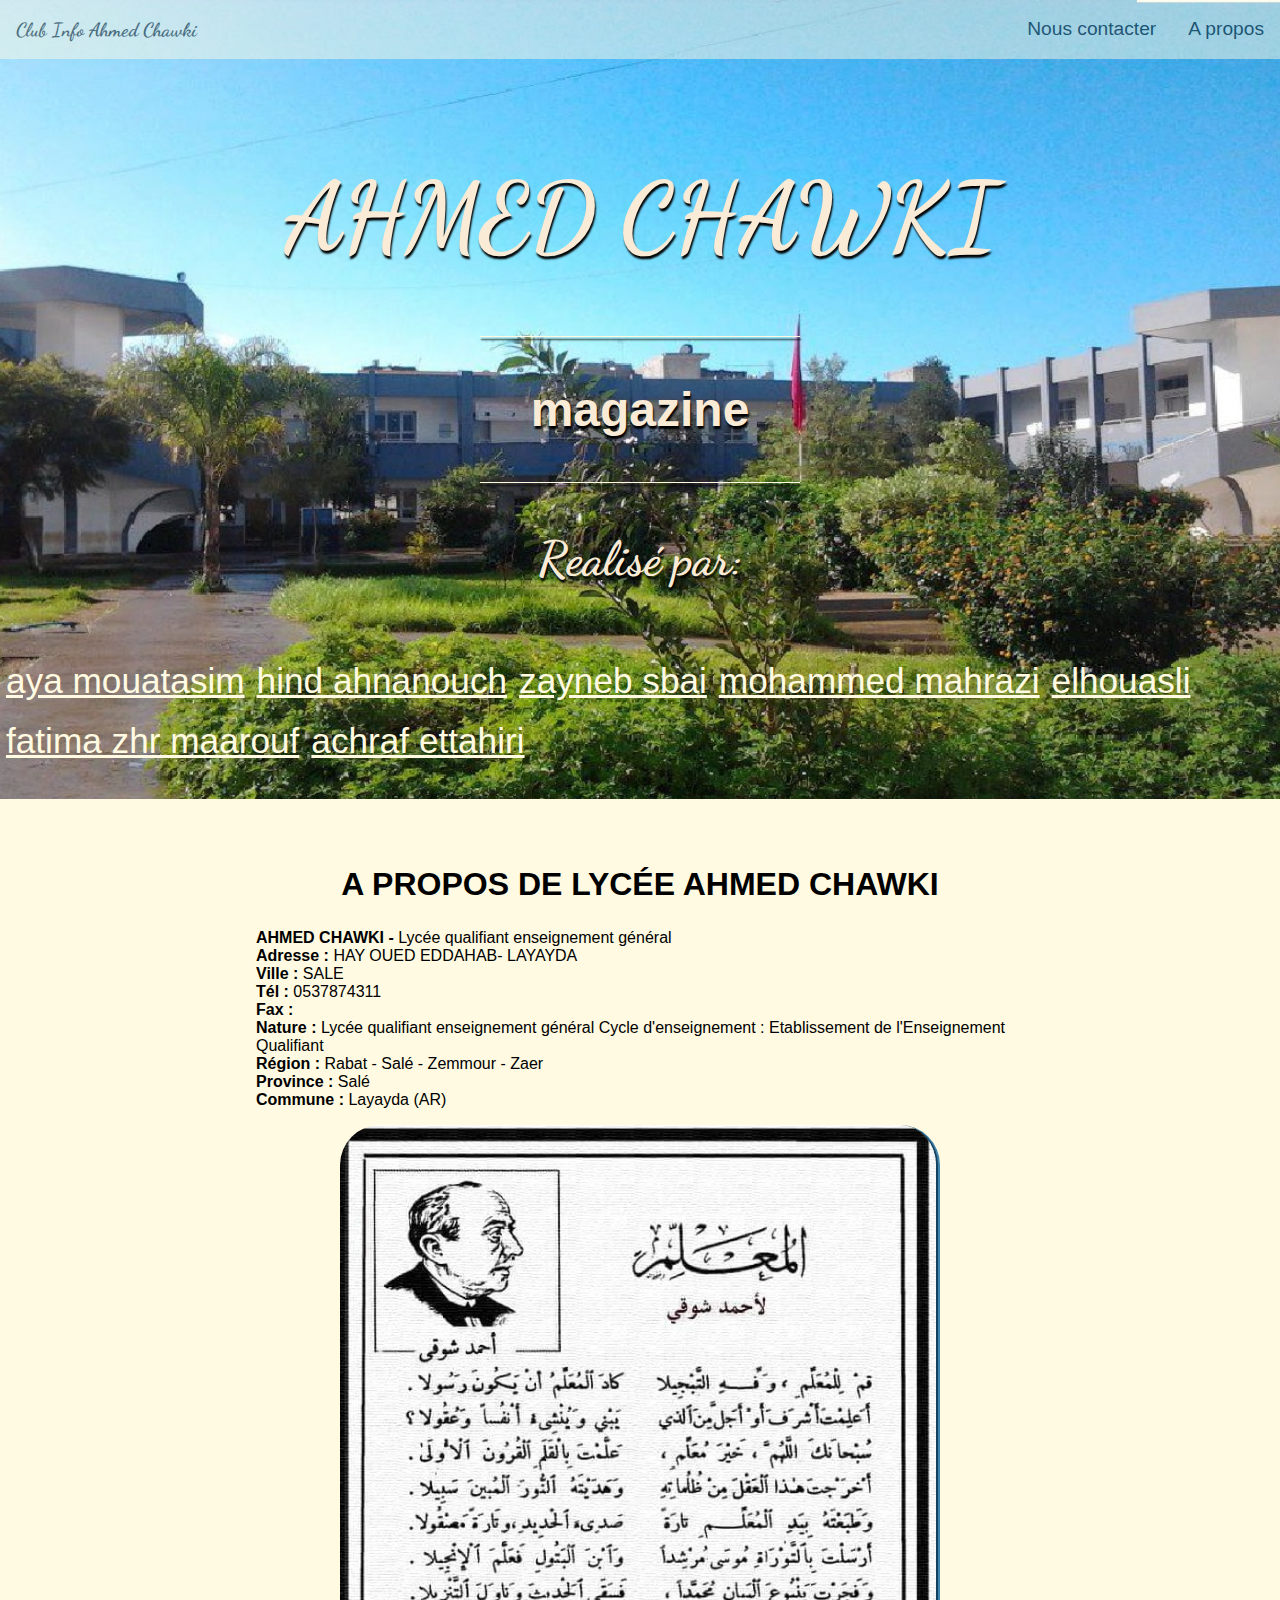
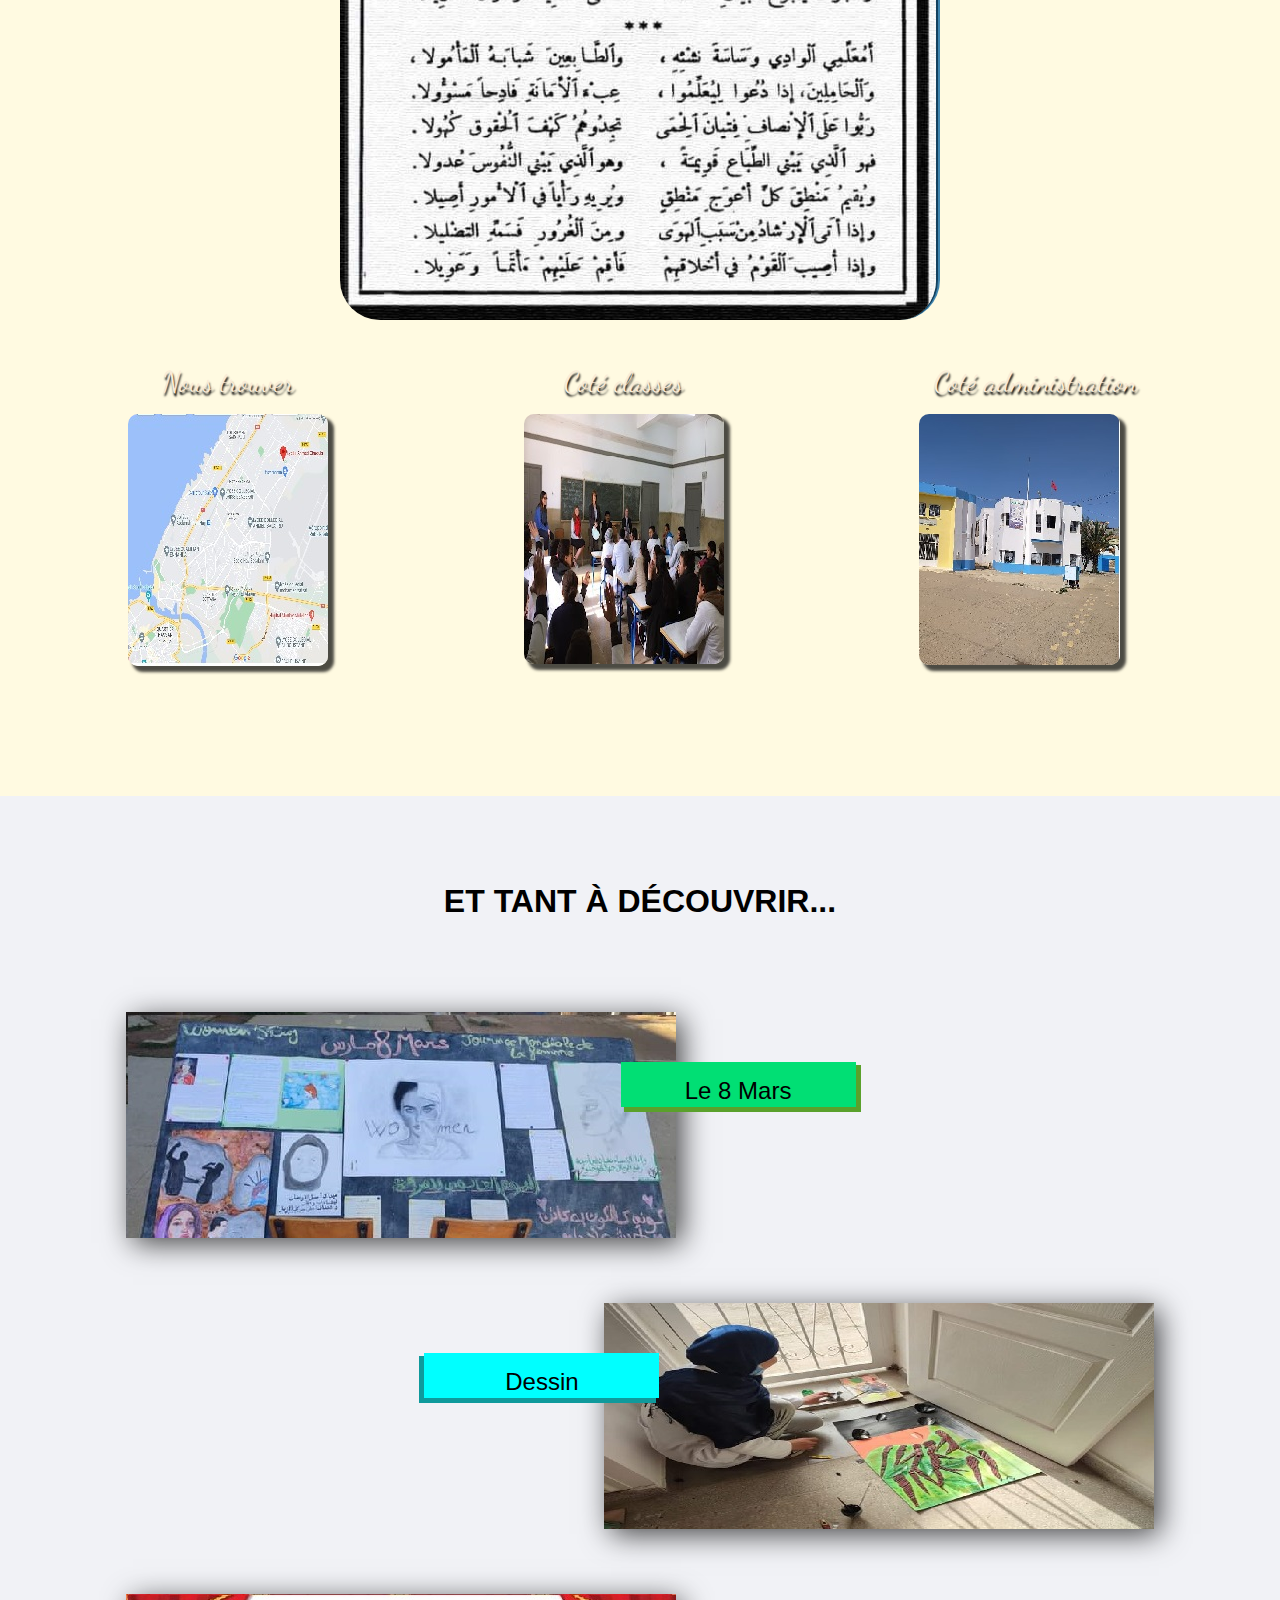
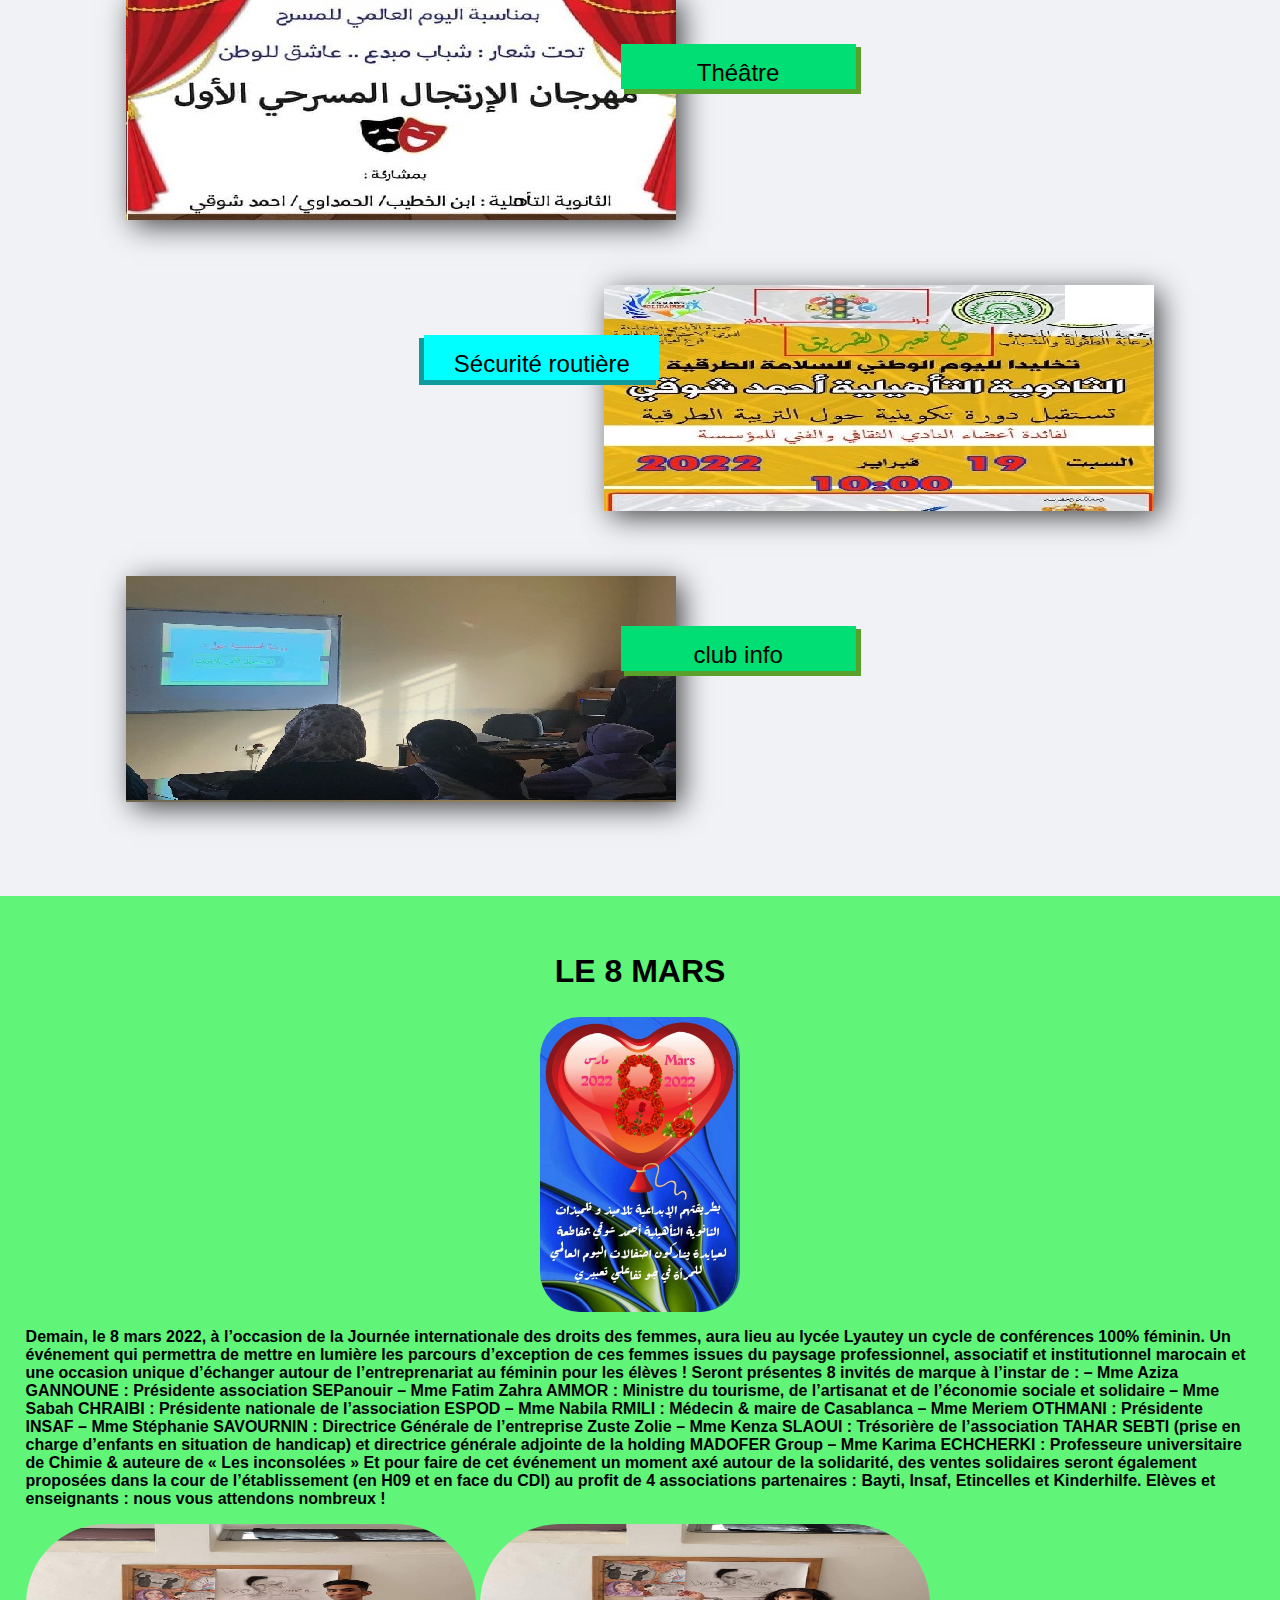
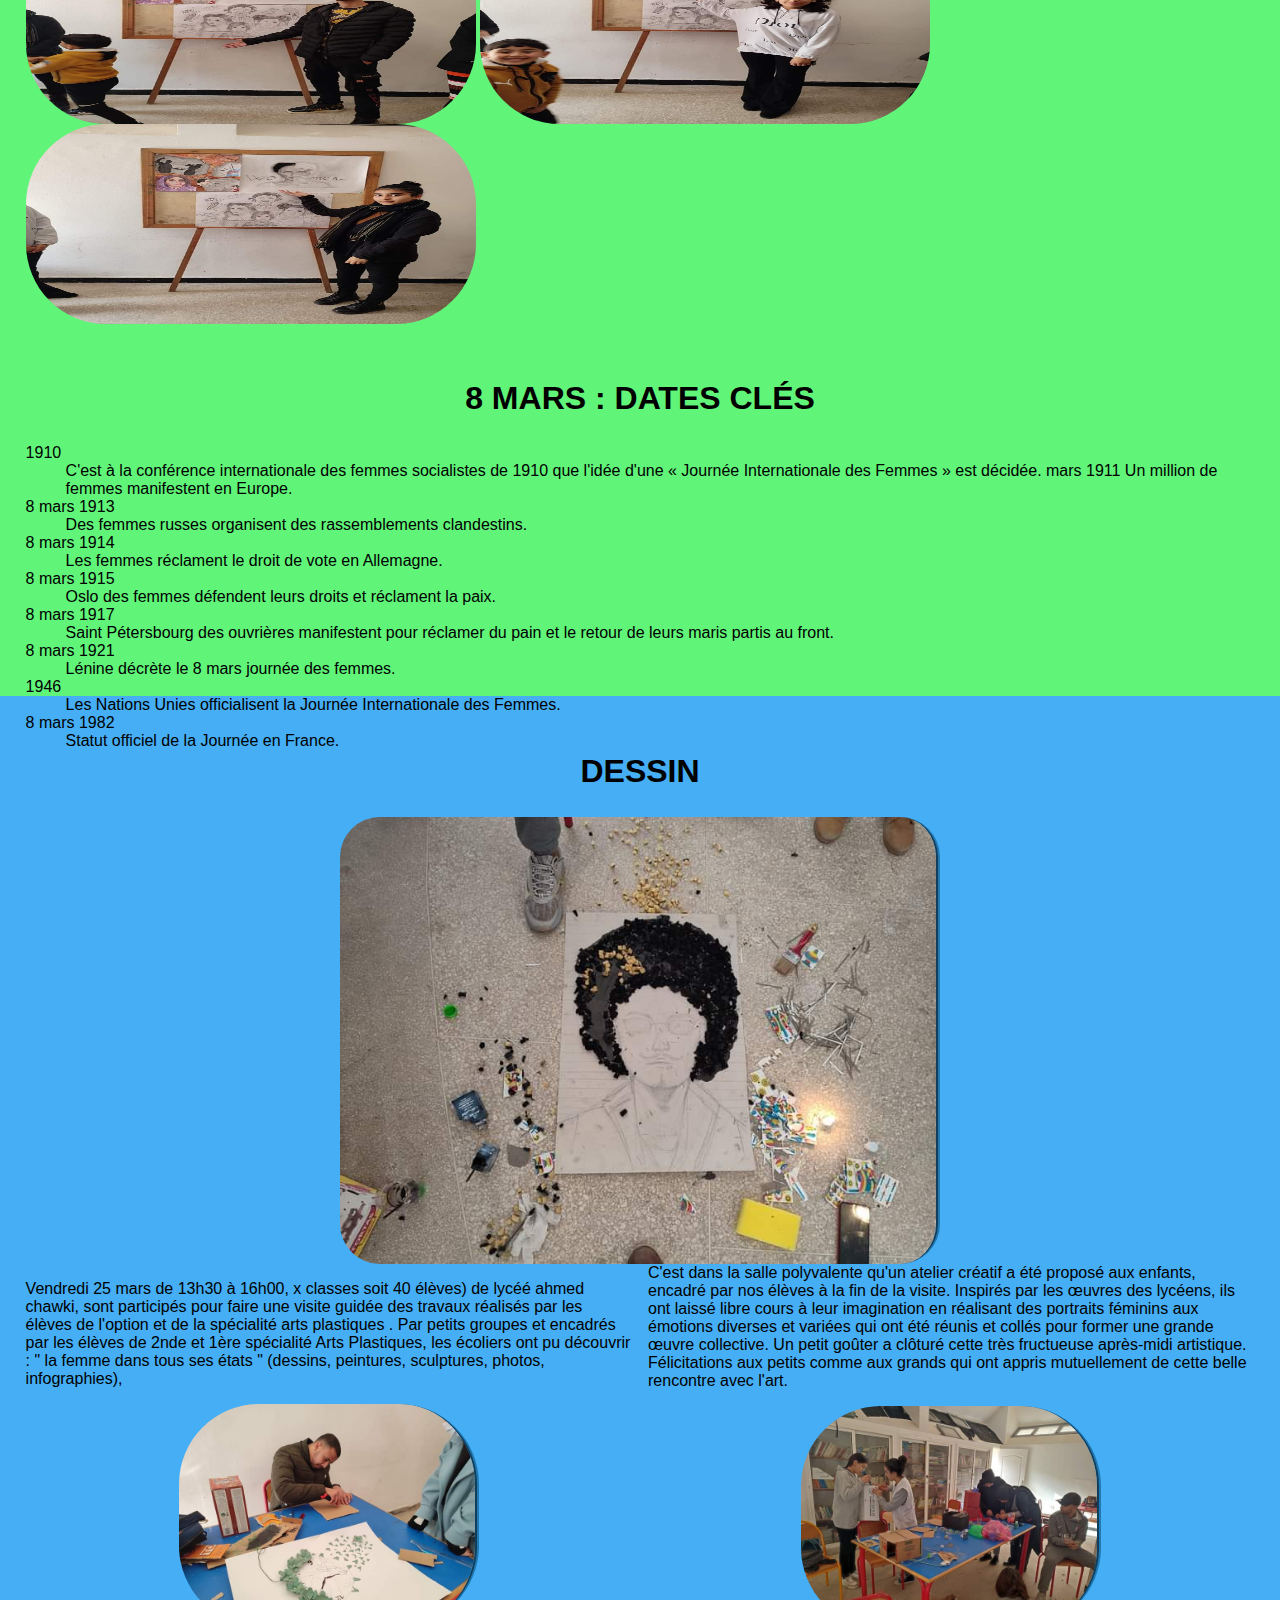
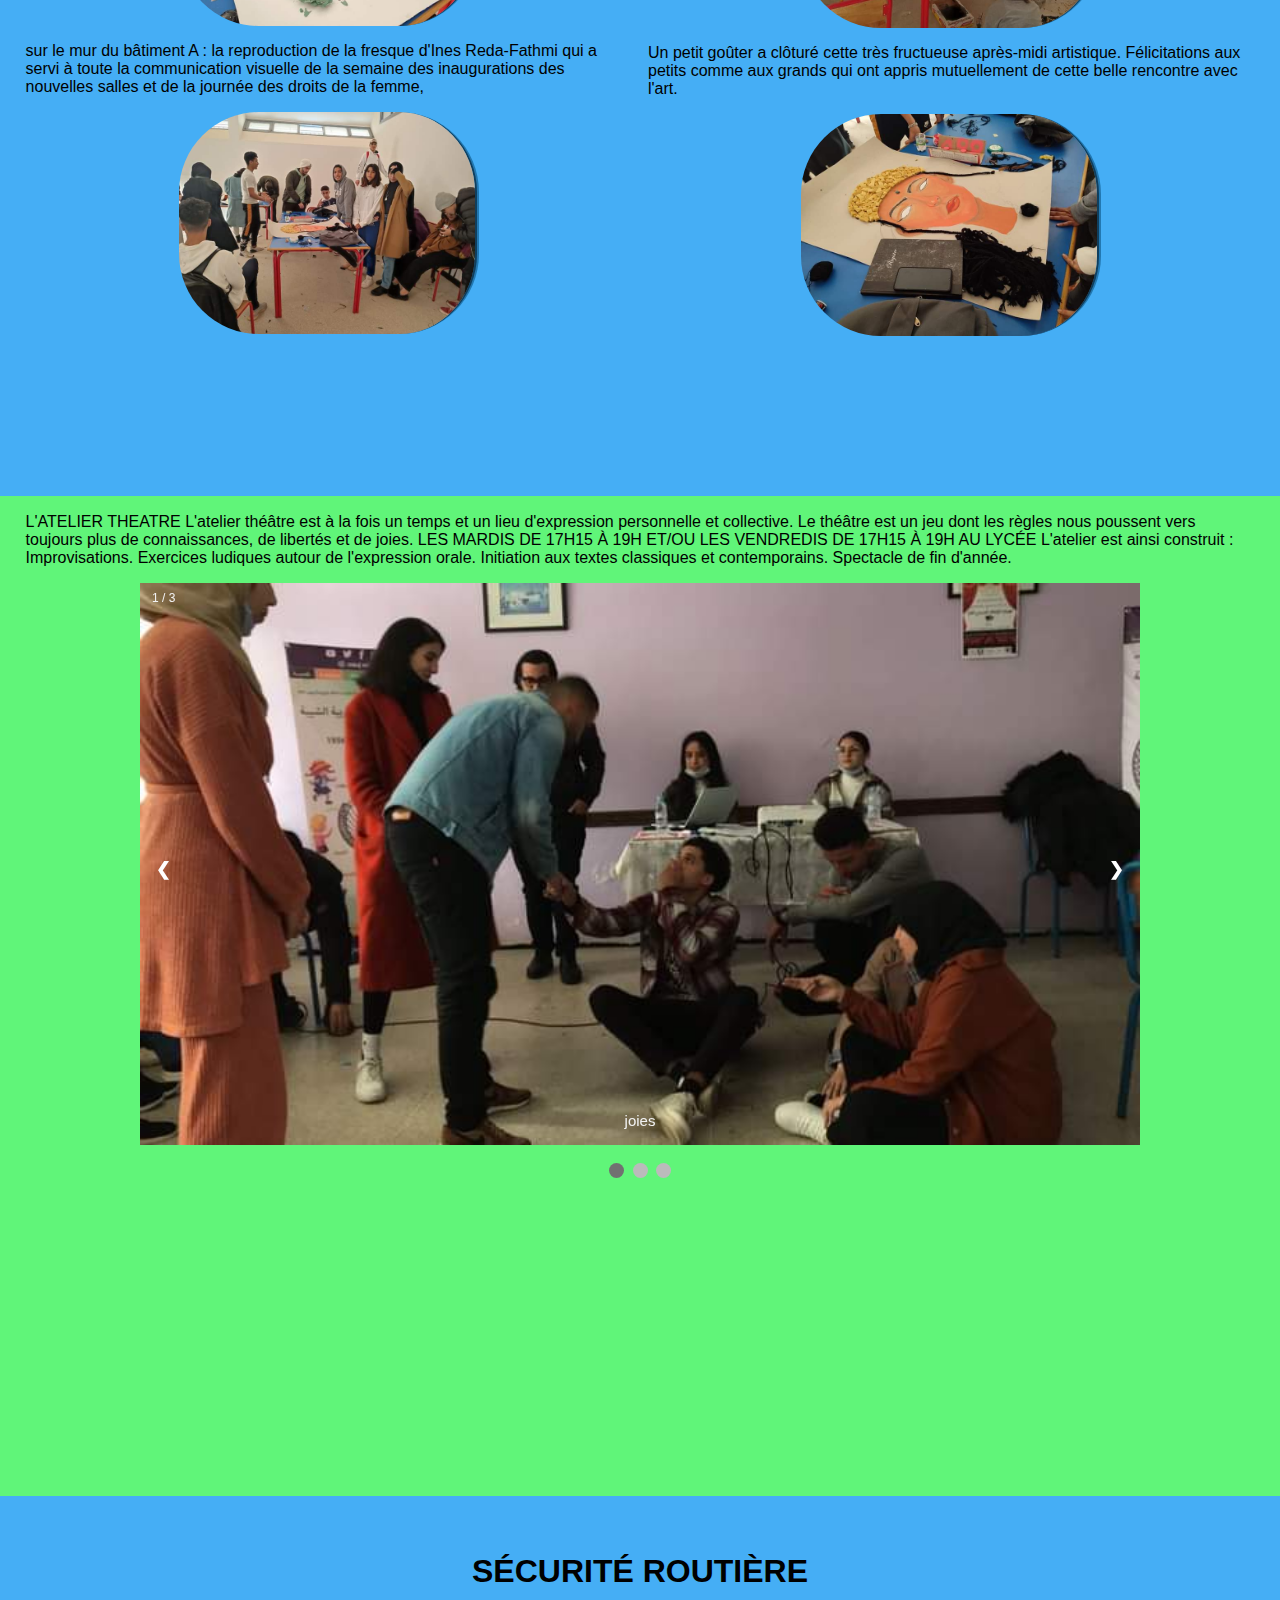
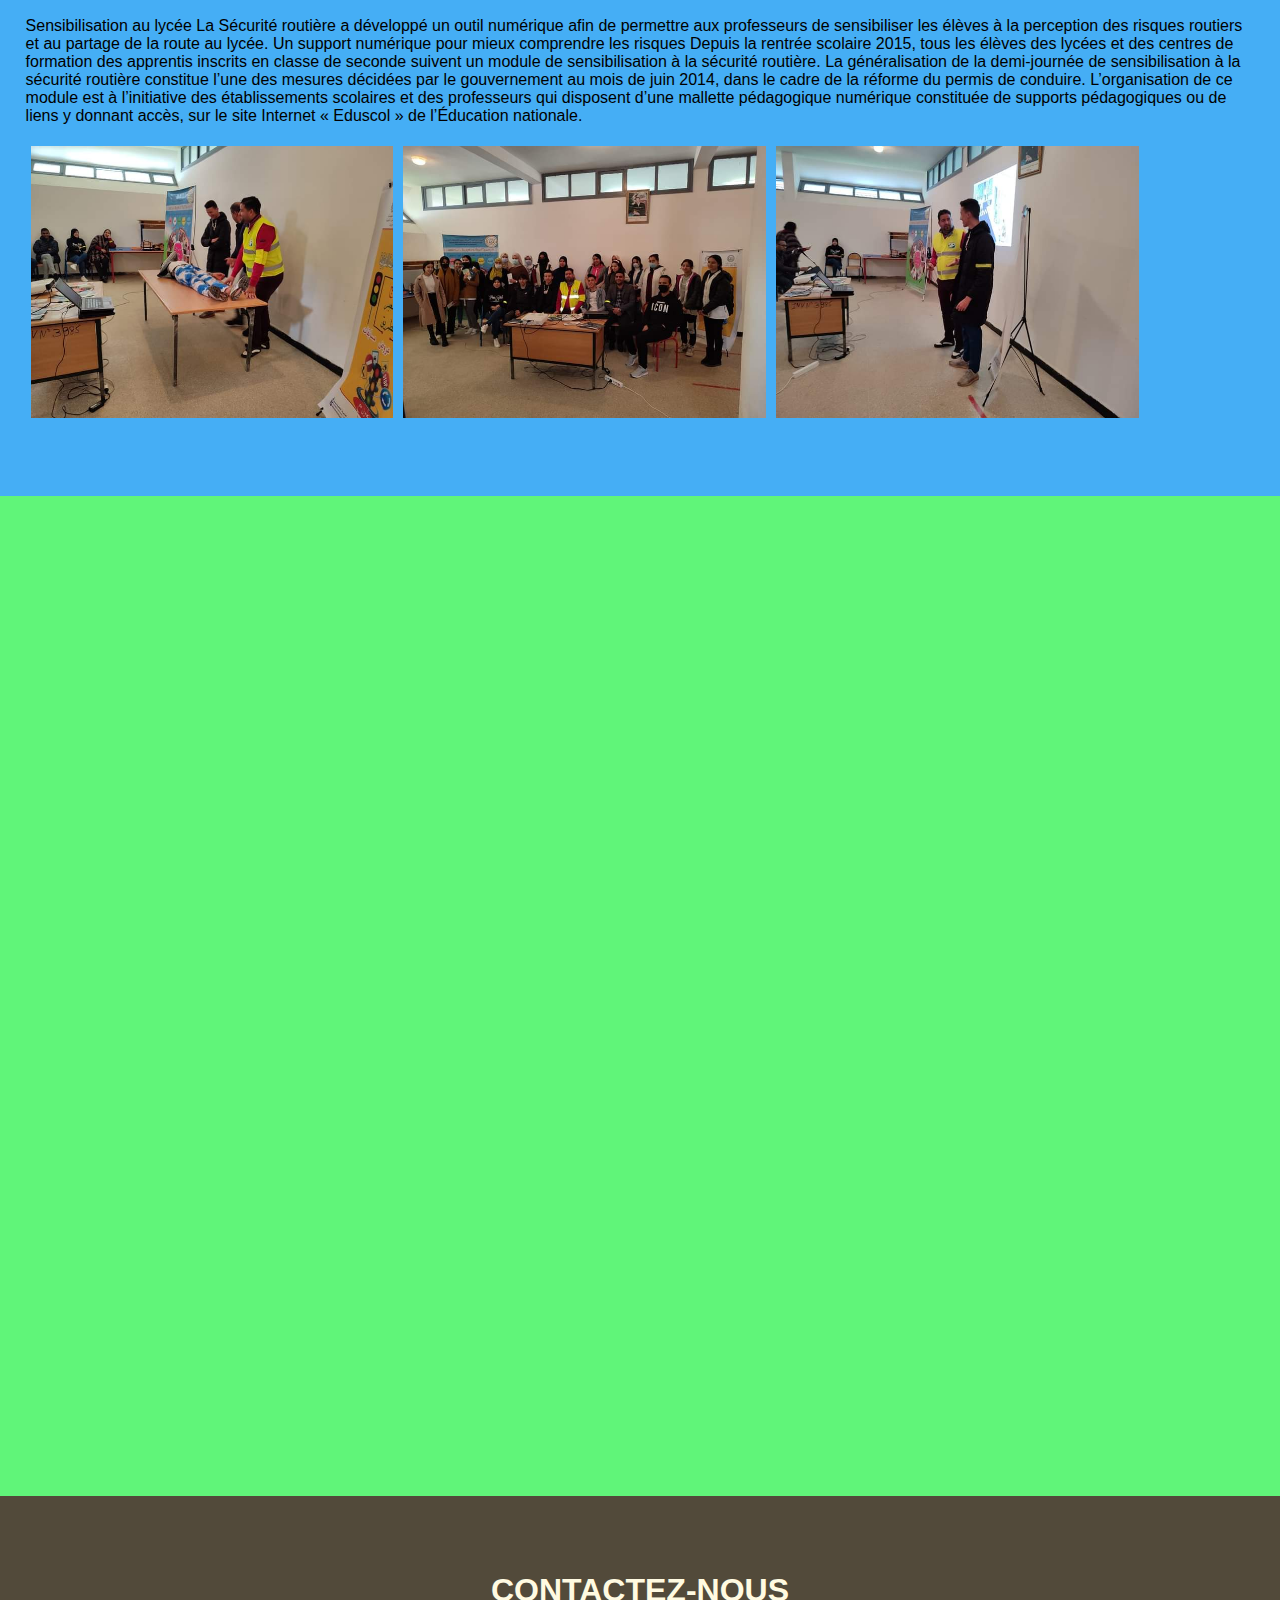
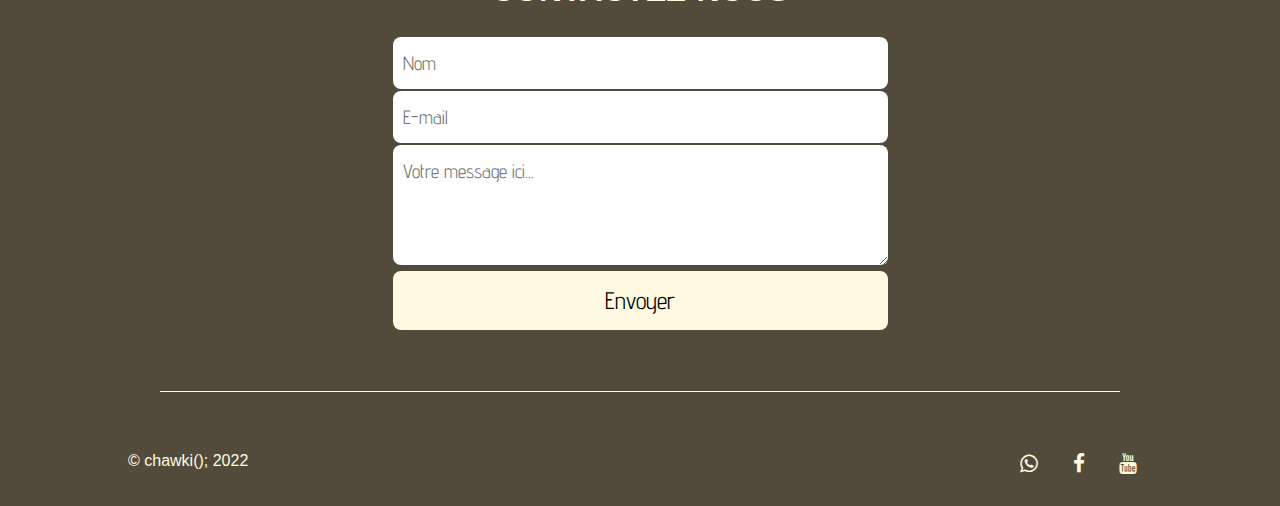
<file: first-project/index.html>
<!DOCTYPE html>
<html lang="fr">
  <head>
    <meta charset="UTF-8">

    <title>AHMED CHAWKI</title>

    <link rel="stylesheet" href="style.css">   
    <link rel="stylesheet" href="https://cdnjs.cloudflare.com/ajax/libs/font-awesome/4.7.0/css/font-awesome.css">

  </head>
  <body>
    <header>
      <nav>
        <ul>
          <li id="logo"><a href="#">Club Info Ahmed Chawki</a></li>
		  <li><a href="#presentation">A propos</a></li>
		  <li><a href="#contact">Nous contacter</a></li>
        </ul>
      </nav>
      <div id="imagePrincipale">
        <h1>AHMED CHAWKI</h1>
        <div id="premierTrait"></div>
        <h3>magazine</h3>
		<div id="premierTrait"></div>
		<h4>Realisé par:</h4>
<ul>
  <li id=liste><u>aya mouatasim</u></li>
  <li id=liste><u>hind ahnanouch</u></li>
  <li id=liste><u>zayneb sbai</u></li>
  <li id=liste><u>mohammed mahrazi</u></li>
  <li id=liste><u>elhouasli</u></li>
  <li id=liste><u>fatima zhr maarouf</u></li>
  <li id=liste><u>achraf ettahiri</u></li>


</ul>
		
      </div>

    </header>
    <section id="presentation">
      <div id="texteIntro">
        <h2>A propos de lycée Ahmed Chawki</h2>
        <p><strong>AHMED CHAWKI -</strong> Lycée qualifiant enseignement général <br>                                
<strong>Adresse : </strong>HAY OUED EDDAHAB- LAYAYDA<br>
<strong>Ville : </strong>SALE<br>
<strong>Tél : </strong>0537874311<br>
<strong>Fax :</strong><br>
<strong>Nature :</strong> Lycée qualifiant enseignement général                                 
Cycle d'enseignement : </strong>Etablissement de l'Enseignement Qualifiant<br>
<strong>Région :</strong> Rabat - Salé - Zemmour - Zaer<br>
<strong>Province :</strong> Salé<br>
<strong>Commune : </strong>Layayda (AR)</p>
      </div>
	  <div class="imageintro">
                    <a href="#"><img src="media/ahmad.jpg" alt="Avatar" class="image"></a>
      
	 </div>
	  
	  
      <div id="prestations">
        <div class="imagesPrestations">
          <h4>Nous trouver</h4>
          <a href="#"><img src="media/carte.jpg" alt="carte"></a>
        </div>
        <div class="imagesPrestations">
          <h4>Coté classes</h4>
          <a href="#"><img src="media/chambre.jpg" alt="chambre"></a>
        </div>
        <div class="imagesPrestations">
          <h4>Coté administration</h4>
          <a href="#"><img src="media/repas.jpg" alt="repas"></a>
        </div>
      </div>
	  
    </section>
    <section id="tourisme">
      <h2>Et tant à découvrir...</h2>
      <ul>
        <li id="ocean"><p><a href="#article2">Le 8 Mars</a></p></li>
        <li id="chateau"><p><a href="#article3">Dessin</a></p></li>
        <li id="phare"><p><a href="#article4">Théâtre </a></p></li>
        <li id="vignoble"><p><a href="#article5">Sécurité routière</a></p></li>
		<li id="info"><p><a href="#article5">club info</a></p></li>
      </ul>
    </section>
	<section id="article2">
		<div class="imagesarticle2">
          <h2>le 8 mars</h2>
          <a href="#"><img src="media/8.jpg" ></a>
        </div>
		<div class="para">
		<p>
			<strong>
Demain, le 8 mars 2022, à l’occasion de la Journée internationale des droits des femmes, aura lieu au lycée Lyautey un cycle de conférences 100% féminin. Un événement qui permettra de mettre en lumière les parcours d’exception de ces femmes issues du paysage professionnel, associatif et institutionnel marocain et une occasion unique d’échanger autour de l’entreprenariat au féminin pour les élèves !

Seront présentes 8 invités de marque à l’instar de :
– Mme Aziza GANNOUNE : Présidente association SEPanouir
– Mme Fatim Zahra AMMOR : Ministre du tourisme, de l’artisanat et de l’économie sociale et solidaire
– Mme Sabah CHRAIBI : Présidente nationale de l’association ESPOD
– Mme Nabila RMILI : Médecin & maire de Casablanca
– Mme Meriem OTHMANI : Présidente INSAF
– Mme Stéphanie SAVOURNIN : Directrice Générale de l’entreprise Zuste Zolie
– Mme Kenza SLAOUI : Trésorière de l’association TAHAR SEBTI (prise en charge d’enfants en situation de handicap) et directrice générale adjointe de la holding MADOFER Group
– Mme Karima ECHCHERKI : Professeure universitaire de Chimie & auteure de « Les inconsolées »

Et pour faire de cet événement un moment axé autour de la solidarité, des ventes solidaires seront également proposées dans la cour de l’établissement (en H09 et en face du CDI) au profit de 4 associations partenaires : Bayti, Insaf, Etincelles et Kinderhilfe.

Elèves et enseignants : nous vous attendons nombreux !</strong>
		</p>
</div>
<div class="tof">
          <a href="#"><img src="media/mars (1).jpg" ></a>
          <a href="#"><img src="media/mars (2).jpg" ></a>
          <a href="#"><img src="media/mars (3).jpg" ></a>

</div>			
	<div class="date">		
	<h2>8 mars : dates clés</h2>
<ul>
  <dt>1910</dt>
  <dd>
  C'est à la conférence internationale des femmes socialistes de 1910 que l'idée d'une « Journée Internationale des Femmes » est décidée.
mars 1911

Un million de femmes manifestent en Europe.
  </dd>
  <dt>8 mars 1913</dt>
  <dd>Des femmes russes organisent des rassemblements clandestins.
  </dd>
  <dt>8 mars 1914</dt>
  <dd>Les femmes réclament le droit de vote en Allemagne.
  </dd>
  <dt>8 mars 1915</dt>
  <dd>Oslo des femmes défendent leurs droits et réclament la paix.

  </dd>
  <dt>8 mars 1917</dt>
  <dd>Saint Pétersbourg des ouvrières manifestent pour réclamer du pain et le retour de leurs maris partis au front.
  </dd>
  <dt>8 mars 1921</dt>
  <dd>Lénine décrète le 8 mars journée des femmes.
  </dd>
  <dt>1946</dt>
  <dd>Les Nations Unies officialisent la Journée Internationale des Femmes.
  </dd>
  <dt>8 mars 1982</dt>
  <dd>Statut officiel de la Journée en France.
  </dd>
</ul>
	</div>			

    </section>
	<section id="article3">
	<h2>Dessin</h2>
	<div class="imagesarticle3">
          <a href="#"><img src="media/dessin (6).jpg" ></a>
		  </div>
		<div id="col" class="col">
          
  <p>
    Vendredi 25 mars de 13h30 à 16h00, x classes  soit 40 élèves) de lycéé ahmed chawki, sont participés  pour faire une visite guidée des travaux réalisés par les élèves de l'option et de la spécialité arts plastiques .
 
Par petits groupes et encadrés par les élèves de 2nde et 1ère spécialité Arts Plastiques, les écoliers ont pu découvrir :
 
 " la femme dans tous ses états " (dessins, peintures, sculptures, photos, infographies),
  </p>
  <a href="#"><img src="media/dessin (5).jpg" ></a>
  <p>
     sur le mur du bâtiment A : la reproduction de la fresque d'Ines Reda-Fathmi qui a servi à toute la communication visuelle de la semaine des inaugurations des nouvelles salles et de la journée des droits de  la femme,
  </p>
  <a href="#"><img src="media/dessin (4).jpg" ></a>
  <p>
    C'est dans la salle polyvalente qu'un atelier créatif a été proposé aux enfants, encadré par nos élèves à la fin de la visite. 
  Inspirés par les œuvres des lycéens, ils ont laissé libre cours à leur imagination en réalisant des portraits féminins aux émotions diverses et variées qui ont été réunis et collés pour former une grande œuvre collective.
 Un petit goûter a clôturé cette très fructueuse après-midi artistique.
 Félicitations aux petits comme aux grands qui ont appris mutuellement de cette belle rencontre avec l'art.
  
  
  </p>
  <a href="#"><img src="media/dessin (3).jpg" ></a>
  <p>
    Un petit goûter a clôturé cette très fructueuse après-midi artistique.
 
Félicitations aux petits comme aux grands qui ont appris mutuellement de cette belle rencontre avec l'art.
  </p>
  <a href="#"><img src="media/dessin (2).jpg" ></a>
</div>
	
    </section>
	<section id="article4">
	<div>
	<p>
	L'ATELIER THEATRE
L'atelier théâtre est à la fois un temps et un lieu d'expression personnelle et collective.
Le théâtre est un jeu dont les règles nous poussent vers toujours plus de connaissances, de libertés et de joies.
LES MARDIS DE 17H15 À 19H ET/OU LES VENDREDIS DE 17H15 À 19H AU LYCÉE

L'atelier est ainsi construit :
Improvisations.
Exercices ludiques autour de l'expression orale.
Initiation aux textes classiques et contemporains.
Spectacle de fin d'année.
	</p>
	</div>
	
	<div class="slideshow-container">

<div class="mySlides fade">
  <div class="numbertext">1 / 3</div>
  <img src="media/th1.jpg" style="width:100%">
  <div class="text">joies</div>
</div>

<div class="mySlides fade">
  <div class="numbertext">2 / 3</div>
  <img src="media/th2.jpg" style="width:100%">
  <div class="text">libertés</div>
</div>

<div class="mySlides fade">
  <div class="numbertext">3 / 3</div>
  <img src="media/th3.jpg" style="width:100%">
  <div class="text">connaissances</div>
</div>

<a class="prev" onclick="plusSlides(-1)">❮</a>
<a class="next" onclick="plusSlides(1)">❯</a>

</div>
<br>

<div style="text-align:center">
  <span class="dot" onclick="currentSlide(1)"></span> 
  <span class="dot" onclick="currentSlide(2)"></span> 
  <span class="dot" onclick="currentSlide(3)"></span> 
</div>

<script>
let slideIndex = 1;
showSlides(slideIndex);

function plusSlides(n) {
  showSlides(slideIndex += n);
}

function currentSlide(n) {
  showSlides(slideIndex = n);
}

function showSlides(n) {
  let i;
  let slides = document.getElementsByClassName("mySlides");
  let dots = document.getElementsByClassName("dot");
  if (n > slides.length) {slideIndex = 1}    
  if (n < 1) {slideIndex = slides.length}
  for (i = 0; i < slides.length; i++) {
    slides[i].style.display = "none";  
  }
  for (i = 0; i < dots.length; i++) {
    dots[i].className = dots[i].className.replace(" active", "");
  }
  slides[slideIndex-1].style.display = "block";  
  dots[slideIndex-1].className += " active";
}
</script>
	
    </section>
	<section id="article5">
		<h2>Sécurité routière</h2>
<p>Sensibilisation au lycée
La Sécurité routière a développé un outil numérique afin de permettre aux professeurs de sensibiliser les élèves à la perception des risques routiers et au partage de la route au lycée.

Un support numérique pour mieux comprendre les risques
Depuis la rentrée scolaire 2015, tous les élèves des lycées et des centres de formation des apprentis inscrits en classe de seconde suivent un module de sensibilisation à la sécurité routière.

La généralisation de la demi-journée de sensibilisation à la sécurité routière constitue l’une des mesures décidées par le gouvernement au mois de juin 2014, dans le cadre de la réforme du permis de conduire.

L’organisation de ce module est à l’initiative des établissements scolaires et des professeurs qui disposent d’une mallette pédagogique numérique constituée de supports pédagogiques ou de liens y donnant accès, sur le site Internet « Eduscol » de l’Éducation nationale.</p>

<div class="row">
  <div class="column">
    <img src="media/route1.jpg" alt="" style="width:100%">
  </div>
  <div class="column">
    <img src="media/route2.jpg" alt="" style="width:100%">
  </div>
  <div class="column">
    <img src="media/route3.jpg" alt="" style="width:100%">
  </div>
</div>
	
    </section>
		<section id="article6">
	
 
	
    </section>
    <footer>
      <h2 id="contact">Contactez-nous</h2>
      <form>
        <input placeholder="Nom">
        <input placeholder="E-mail">
        <textarea placeholder="Votre message ici..."></textarea>
        <button>Envoyer</button>
      </form>
      <div id="deuxiemeTrait"></div>
      <div id="copyrightEtIcons">
        <div id="copyright">
          <span>© chawki(); 2022</span>
        </div>
        <div id="icons">
          <a href="http://www.twitter.fr"><i class="fa fa-whatsapp"></i></a>
          <a href="http://www.facebook.fr"><i class="fa fa-facebook"></i></a>
          <a href="http://www.instagram.com"><i class="fa fa-youtube"></i></a>

        </div>
      </div>

    </footer>
  </body>

</html>
</file>
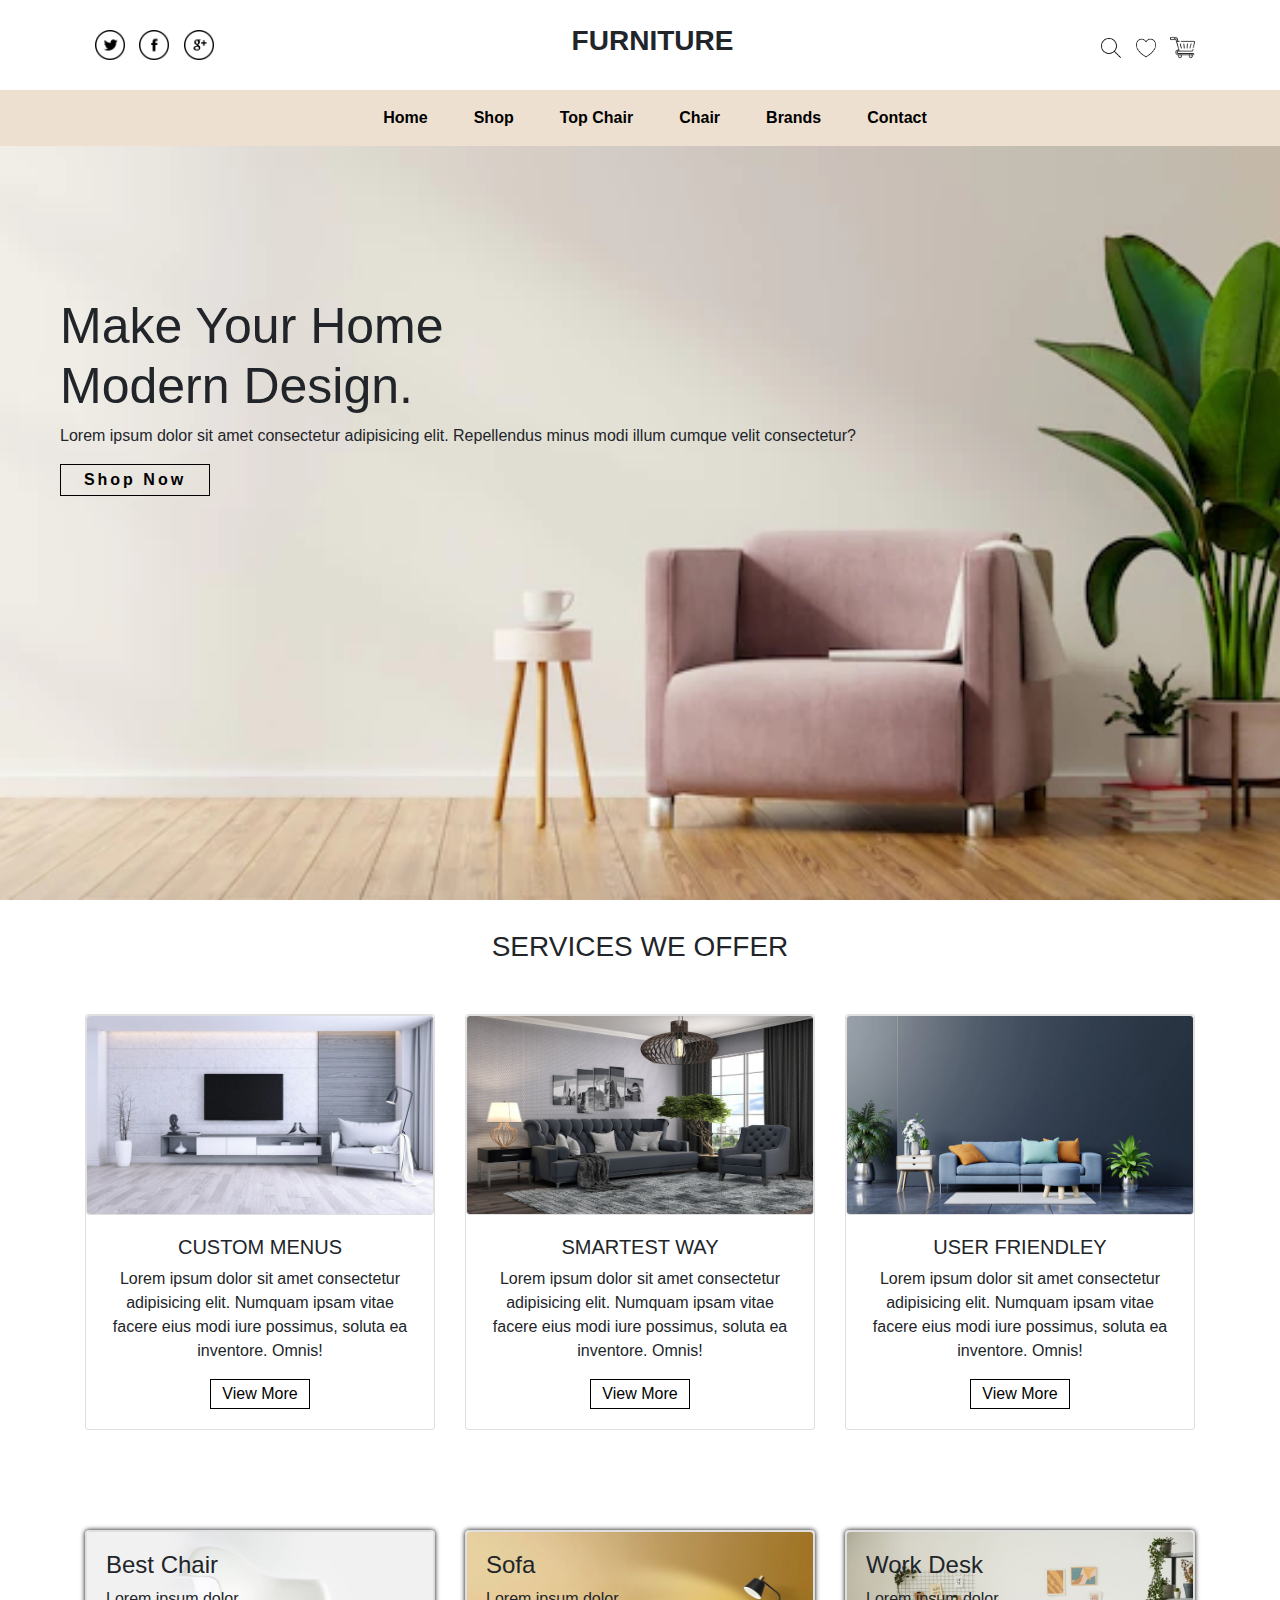
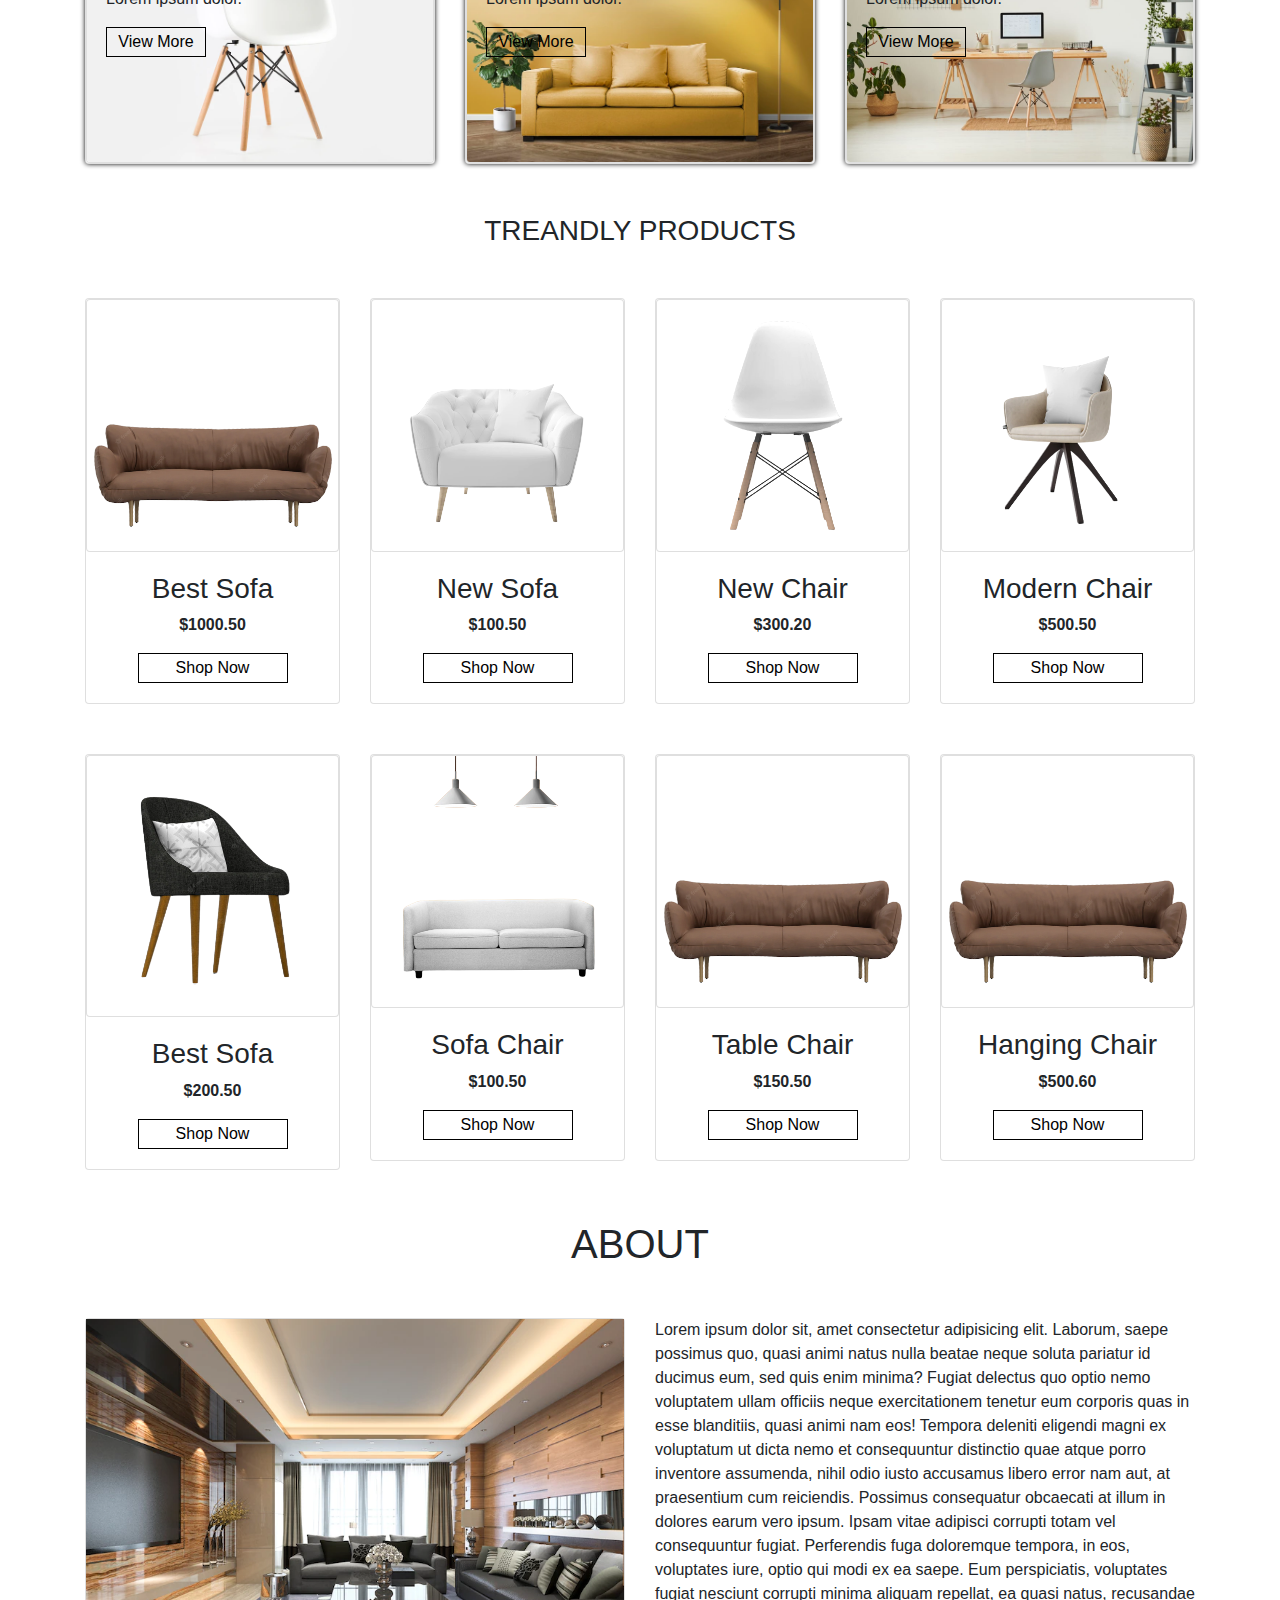
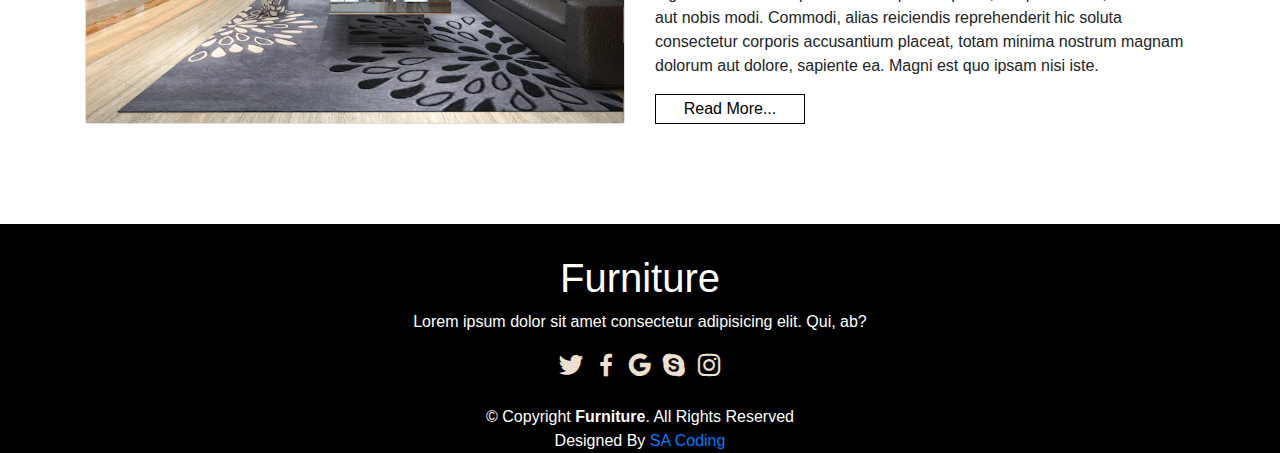
<file: Furniture Website Template/index.html>
<!DOCTYPE html>
<html lang="en">
<head>
    <meta charset="UTF-8">
    <meta http-equiv="X-UA-Compatible" content="IE=edge">
    <meta name="viewport" content="width=device-width, initial-scale=1.0">
    <title>Furniture</title>
    <link rel="stylesheet" href="style.css">
    <!-- bootstrap link -->
    <link rel="stylesheet" href="https://cdn.jsdelivr.net/npm/bootstrap@4.0.0/dist/css/bootstrap.min.css" integrity="sha384-Gn5384xqQ1aoWXA+058RXPxPg6fy4IWvTNh0E263XmFcJlSAwiGgFAW/dAiS6JXm" crossorigin="anonymous">
    <script src="https://code.jquery.com/jquery-3.2.1.slim.min.js" integrity="sha384-KJ3o2DKtIkvYIK3UENzmM7KCkRr/rE9/Qpg6aAZGJwFDMVNA/GpGFF93hXpG5KkN" crossorigin="anonymous"></script>
    <script src="https://cdn.jsdelivr.net/npm/popper.js@1.12.9/dist/umd/popper.min.js" integrity="sha384-ApNbgh9B+Y1QKtv3Rn7W3mgPxhU9K/ScQsAP7hUibX39j7fakFPskvXusvfa0b4Q" crossorigin="anonymous"></script>
    <script src="https://cdn.jsdelivr.net/npm/bootstrap@4.0.0/dist/js/bootstrap.min.js" integrity="sha384-JZR6Spejh4U02d8jOt6vLEHfe/JQGiRRSQQxSfFWpi1MquVdAyjUar5+76PVCmYl" crossorigin="anonymous"></script>

    <!-- bootstrap link -->
    
    <!-- icons -->
    <link href='https://unpkg.com/boxicons@2.1.2/css/boxicons.min.css' rel='stylesheet'>
    <!-- icons -->


</head>
<body>
    <!-- navbar top -->
    <div class="container">
        <div class="navbar-top">
            <div class="social-link">
                <i><img src="./image/twitter.png" alt="" width="30px"></i>
                <i><img src="./image/facebook.png" alt="" width="30px"></i>
                <i><img src="./image/google-plus.png" alt="" width="30px"></i>
            </div>
            <div class="logo">
                <h3>FURNITURE</h3>
            </div>
            <div class="icons">
                <i><img src="./image/search.png" alt="" width="20px"></i>
                <i><img src="./image/heart.png" alt="" width="20px"></i>
                <i><img src="./image/shopping-cart.png" alt="" width="25px"></i>
            </div>
        </div>
    </div>
    <!-- navbar top -->

    <!-- main content -->
    <div class="main-content">
        <nav class="navbar navbar-expand-md" id="navbar-color">
           <div class="container">
            <!-- Toggler/collapsibe Button -->
            <button class="navbar-toggler" type="button" data-toggle="collapse" data-target="#collapsibleNavbar">
              <span><i><img src="./image/menu.png" alt="" width="30px"></i></span>
            </button>
          
            <!-- Navbar links -->
            <div class="collapse navbar-collapse" id="collapsibleNavbar">
              <ul class="navbar-nav">
                <li class="nav-item">
                  <a class="nav-link" href="#">Home</a>
                </li>
                <li class="nav-item">
                  <a class="nav-link" href="#">Shop</a>
                </li>
                <li class="nav-item">
                  <a class="nav-link" href="#">Top Chair</a>
                </li>
                <li class="nav-item">
                  <a class="nav-link" href="#">Chair</a>
                </li>
                <li class="nav-item">
                  <a class="nav-link" href="#">Brands</a>
                </li>
                <li class="nav-item">
                  <a class="nav-link" href="#">Contact</a>
                </li>
              </ul>
            </div>
           </div> 
          </nav>


          <div class="content">
            <h1>Make Your Home
                <br> Modern Design.
            </h1>
            <p>Lorem ipsum dolor sit amet consectetur adipisicing elit. Repellendus minus modi illum cumque velit consectetur?</p>
            <div id="btn1"><button>Shop Now</button></div>
          </div>
          
    </div>
    <!-- main content -->

    <!-- card1 -->
    <div class="container">
        <h3 class="text-center" style="padding-top: 30px;">SERVICES WE OFFER</h3>
        <div class="row" style="margin-top: 50px;">
            <div class="col-md-4 py-3 py-md-0">
                <div class="card">
                    <img src="./image/c1.png" alt="" class="card image-top" height="200px">
                    <div class="card-body">
                        <h5 class="card-titel text-center">CUSTOM MENUS</h5>
                        <p class="text-center">Lorem ipsum dolor sit amet consectetur adipisicing elit. Numquam ipsam vitae facere eius modi iure possimus, soluta ea inventore. Omnis!</p>
                        <div id="btn2" class="text-center"><button>View More</button></div>
                    </div>
                </div>
            </div>
            <div class="col-md-4 py-3 py-md-0">
                <div class="card">
                    <img src="./image/c2.png" alt="" class="card image-top" height="200px">
                    <div class="card-body">
                        <h5 class="card-titel text-center">SMARTEST WAY</h5>
                        <p class="text-center">Lorem ipsum dolor sit amet consectetur adipisicing elit. Numquam ipsam vitae facere eius modi iure possimus, soluta ea inventore. Omnis!</p>
                        <div id="btn2" class="text-center"><button>View More</button></div>
                    </div>
                </div>
            </div>
            <div class="col-md-4 py-3 py-md-0">
                <div class="card">
                    <img src="./image/c3.png" alt="" class="card image-top" height="200px">
                    <div class="card-body">
                        <h5 class="card-titel text-center">USER FRIENDLEY</h5>
                        <p class="text-center">Lorem ipsum dolor sit amet consectetur adipisicing elit. Numquam ipsam vitae facere eius modi iure possimus, soluta ea inventore. Omnis!</p>
                        <div id="btn2" class="text-center"><button>View More</button></div>
                    </div>
                </div>
            </div>
        </div>
    </div>
    <!-- card1 -->

    <!-- card2 -->
    <div class="container">
        <div class="row" style="margin-top: 100px;">
            <div class="col-md-4 py-3 py-md-0">
                <div class="card" id="tpc">
                    <img src="./image/ch.png" alt="" class="card image-top">
                    <div class="card-img-overlay">
                        <h4 class="card-titel">Best Chair</h4>
                        <p class="card-text">Lorem ipsum dolor.</p>
                        <div id="btn2"><button>View More</button></div>
                    </div>
                </div>
            </div>
            <div class="col-md-4 py-3 py-md-0">
                <div class="card" id="tpc">
                    <img src="./image/sf.png" alt="" class="card image-top">
                    <div class="card-img-overlay">
                        <h4 class="card-titel">Sofa</h4>
                        <p class="card-text">Lorem ipsum dolor.</p>
                        <div id="btn2"><button>View More</button></div>
                    </div>
                </div>
            </div>
            <div class="col-md-4 py-3 py-md-0">
                <div class="card" id="tpc">
                    <img src="./image/work desk.png" alt="" class="card image-top">
                    <div class="card-img-overlay">
                        <h4 class="card-titel">Work Desk</h4>
                        <p class="card-text">Lorem ipsum dolor.</p>
                        <div id="btn2"><button>View More</button></div>
                    </div>
                </div>
            </div>
        </div>
    </div>
    <!-- card2 -->

    <!-- card3 -->
    <div class="container">
        <h3 class="text-center" style="margin-top: 50px;">TREANDLY PRODUCTS</h3>
        <div class="row" style="margin-top: 50px;">
            <div class="col-md-3 py-3 py-md-0">
                <div class="card" id="c">
                    <img src="./image/card1.png" alt="" class="card image-top">
                    <div class="card-body">
                        <h3 class="card-titel text-center">Best Sofa</h3>
                        <p class="card-text text-center">$1000.50</p>
                        <div id="btn3"><button>Shop Now</button></div>
                    </div>
                </div>
            </div>
            <div class="col-md-3 py-3 py-md-0">
                <div class="card" id="c">
                    <img src="./image/card2.png" alt="" class="card image-top">
                    <div class="card-body">
                        <h3 class="card-titel text-center">New Sofa</h3>
                        <p class="card-text text-center">$100.50</p>
                        <div id="btn3"><button>Shop Now</button></div>
                    </div>
                </div>
            </div>
            <div class="col-md-3 py-3 py-md-0">
                <div class="card" id="c">
                    <img src="./image/card3.png" alt="" class="card image-top">
                    <div class="card-body">
                        <h3 class="card-titel text-center">New Chair</h3>
                        <p class="card-text text-center">$300.20</p>
                        <div id="btn3"><button>Shop Now</button></div>
                    </div>
                </div>
            </div>
            <div class="col-md-3 py-3 py-md-0">
                <div class="card" id="c">
                    <img src="./image/card4.png" alt="" class="card image-top">
                    <div class="card-body">
                        <h3 class="card-titel text-center">Modern Chair</h3>
                        <p class="card-text text-center">$500.50</p>
                        <div id="btn3"><button>Shop Now</button></div>
                    </div>
                </div>
            </div>
        </div>



        <div class="row" style="margin-top: 50px;">
            <div class="col-md-3 py-3 py-md-0">
                <div class="card" id="c">
                    <img src="./image/card5.png" alt="" class="card image-top">
                    <div class="card-body">
                        <h3 class="card-titel text-center">Best Sofa</h3>
                        <p class="card-text text-center">$200.50</p>
                        <div id="btn3"><button>Shop Now</button></div>
                    </div>
                </div>
            </div>
            <div class="col-md-3 py-3 py-md-0">
                <div class="card" id="c">
                    <img src="./image/card6.png" alt="" class="card image-top">
                    <div class="card-body">
                        <h3 class="card-titel text-center">Sofa Chair</h3>
                        <p class="card-text text-center">$100.50</p>
                        <div id="btn3"><button>Shop Now</button></div>
                    </div>
                </div>
            </div>
            <div class="col-md-3 py-3 py-md-0">
                <div class="card" id="c">
                    <img src="./image/card1.png" alt="" class="card image-top">
                    <div class="card-body">
                        <h3 class="card-titel text-center">Table Chair</h3>
                        <p class="card-text text-center">$150.50</p>
                        <div id="btn3"><button>Shop Now</button></div>
                    </div>
                </div>
            </div>
            <div class="col-md-3 py-3 py-md-0">
                <div class="card" id="c">
                    <img src="./image/card1.png" alt="" class="card image-top">
                    <div class="card-body">
                        <h3 class="card-titel text-center">Hanging Chair</h3>
                        <p class="card-text text-center">$500.60</p>
                        <div id="btn3"><button>Shop Now</button></div>
                    </div>
                </div>
            </div>
        </div>
    </div>
    <!-- card3 -->

    <!-- about -->
    <div class="container">
        <h1 class="text-center" style="margin-top: 50px;">ABOUT</h1>
        <div class="row" style="margin-top: 50px;">
            <div class="col-md-6 py-3 py-md-0">
                <div class="card">
                    <img src="./image/about.png" alt="">
                </div>
            </div>
            <div class="col-md-6 py-3 py-md-0">
                <p>Lorem ipsum dolor sit, amet consectetur adipisicing elit. Laborum, saepe possimus quo, quasi animi natus nulla beatae neque soluta pariatur id ducimus eum, sed quis enim minima? Fugiat delectus quo optio nemo voluptatem ullam officiis neque exercitationem tenetur eum corporis quas in esse blanditiis, quasi animi nam eos! Tempora deleniti eligendi magni ex voluptatum ut dicta nemo et consequuntur distinctio quae atque porro inventore assumenda, nihil odio iusto accusamus libero error nam aut, at praesentium cum reiciendis. Possimus consequatur obcaecati at illum in dolores earum vero ipsum. Ipsam vitae adipisci corrupti totam vel consequuntur fugiat. Perferendis fuga doloremque tempora, in eos, voluptates iure, optio qui modi ex ea saepe. Eum perspiciatis, voluptates fugiat nesciunt corrupti minima aliquam repellat, ea quasi natus, recusandae aut nobis modi. Commodi, alias reiciendis reprehenderit hic soluta consectetur corporis accusantium placeat, totam minima nostrum magnam dolorum aut dolore, sapiente ea. Magni est quo ipsam nisi iste.</p>
                <div id="btn4"><button>Read More...</button></div>
            </div>
        </div>
    </div>
    <!-- about -->
     
    <!-- footer -->
    <footer id="footer">
        <h1 class="text-center">Furniture</h1>
        <p class="text-center">Lorem ipsum dolor sit amet consectetur adipisicing elit. Qui, ab?</p>
        <div class="icons text-center">
            <i class="bx bxl-twitter"></i>
            <i class="bx bxl-facebook"></i>
            <i class="bx bxl-google"></i>
            <i class="bx bxl-skype"></i>
            <i class="bx bxl-instagram"></i>
        </div>
        <div class="copyright text-center">
            &copy; Copyright <strong><span>Furniture</span></strong>. All Rights Reserved
        </div>
        <div class="credite text-center">
            Designed By <a href="#">SA Coding</a>
        </div>
    </footer>
    <!-- footer -->




</body>
</html>
</file>
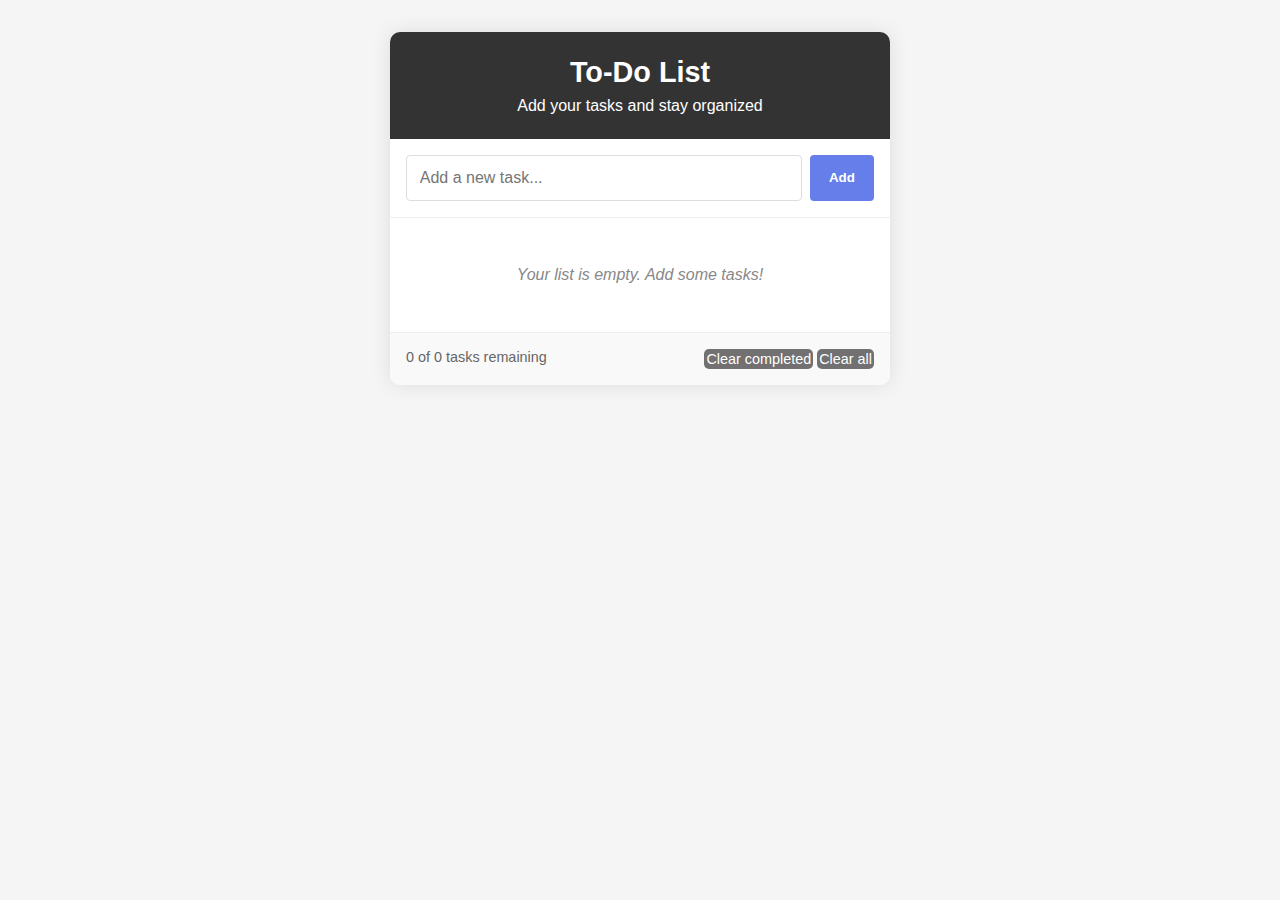
<file: to_do/index.html>
<!DOCTYPE html>
<html lang="en">
<head>
    <meta charset="UTF-8">
    <meta name="viewport" content="width=device-width, initial-scale=1.0">
    <title>To-Do List App</title>
    <link rel="stylesheet" href="style.css">
</head>
<body>
    <div class="container">
        <header>
            <h1>To-Do List</h1>
            <p>Add your tasks and stay organized</p>
        </header>
        <form class="task-form" id="task-form">
            <input 
                type="text" 
                class="task-input" 
                id="task-input" 
                placeholder="Add a new task..."
                autocomplete="off"
                required
            >
            <button type="submit" class="add-button">Add</button>
        </form>
        
        <div class="tasks-container">
            <ul class="task-list" id="task-list">
                <!-- Tasks -->
            </ul>
            <div id="empty-message" class="empty-message">
                Your list is empty. Add some tasks!
            </div>
        </div>
        
        <div class="stats">
            <span id="tasks-count">0 tasks</span>
            <div class="clear">
                <button class="clear-completed" id="clear-completed">Clear completed</button>
                <button class="clear-completed" id="clear-all">Clear all</button>
            </div>
        </div>
    </div>







    <script src="script.js"></script>
</body>
</html>
</file>
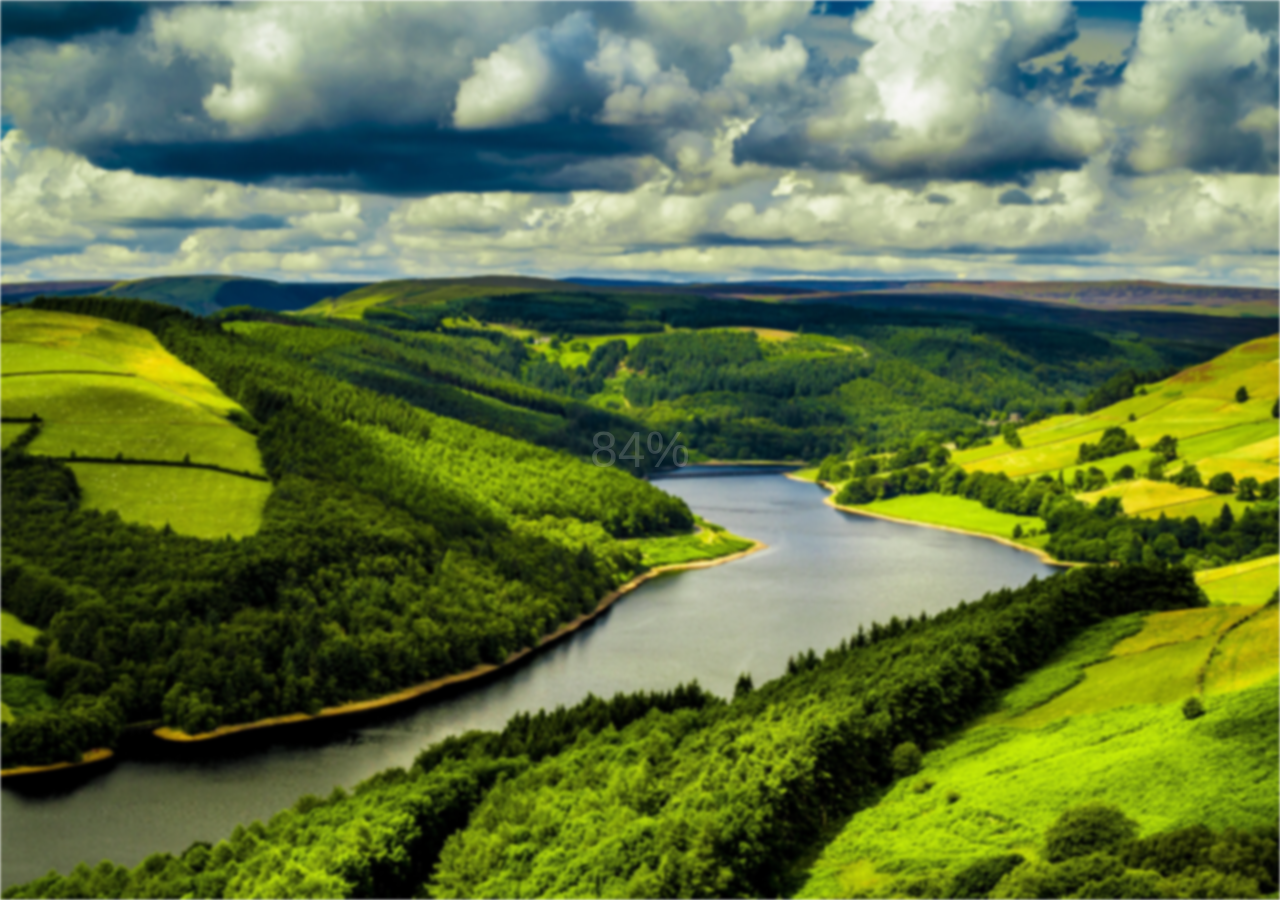
<file: 50_project/blurry-loading/index.html>
<!DOCTYPE html>
<html lang="en">
<head>
    <meta charset="UTF-8">
    <meta name="viewport" content="width=device-width, initial-scale=1.0">
    <link rel="stylesheet" href="style.css">
    <title>blurry-loading</title>
</head>
<body>
    <div class="background"  id="bg"></div>
    <div class="container">
        <div class="loading" id="txt"></div>
    </div>
    <script src="script.js"></script>
</body>
</html>
</file>
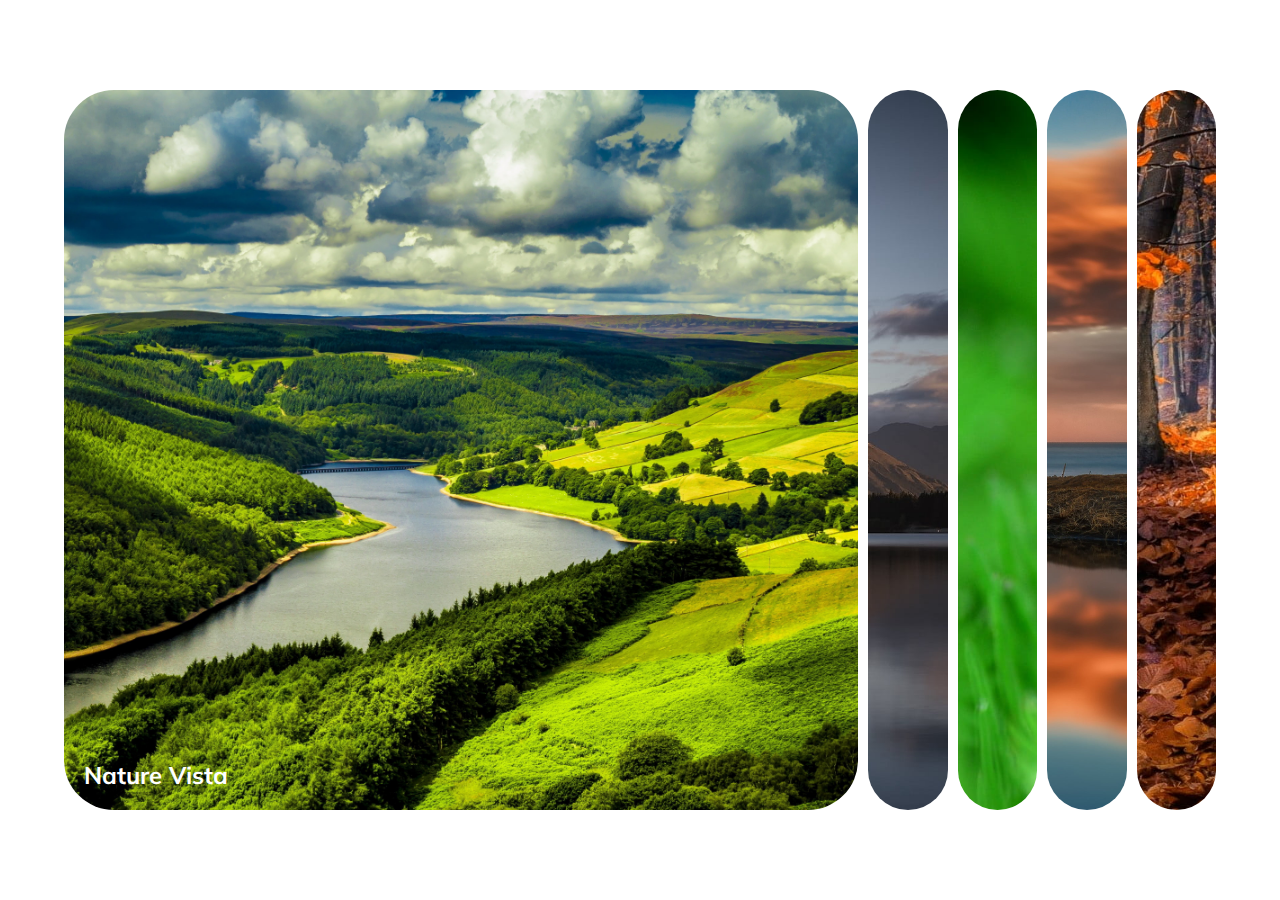
<file: 50_project/expanding-cards/index.html>
<!DOCTYPE html>
<html lang="en">
<head>
    <meta charset="UTF-8">
    <meta name="viewport" content="width=device-width, initial-scale=1.0">
    <link rel="stylesheet" href="style.css">
    <title>expanding-cards</title>
</head>
<body>
    <div class="gallery">
        <div class="img1 a active"><h3>Nature Vista</h3></div>
        <div class="img2 a"><h3>green leafed tree</h3></div>
        <div class="img3 a"><h3>water drops</h3></div>
        <div class="img4 a"><h3>body of water</h3></div>
        <div class="img5 a"><h3>Forest Whispers</h3></div>
    </div>
    <script src="script.js"></script>
</body>
</html>
</file>
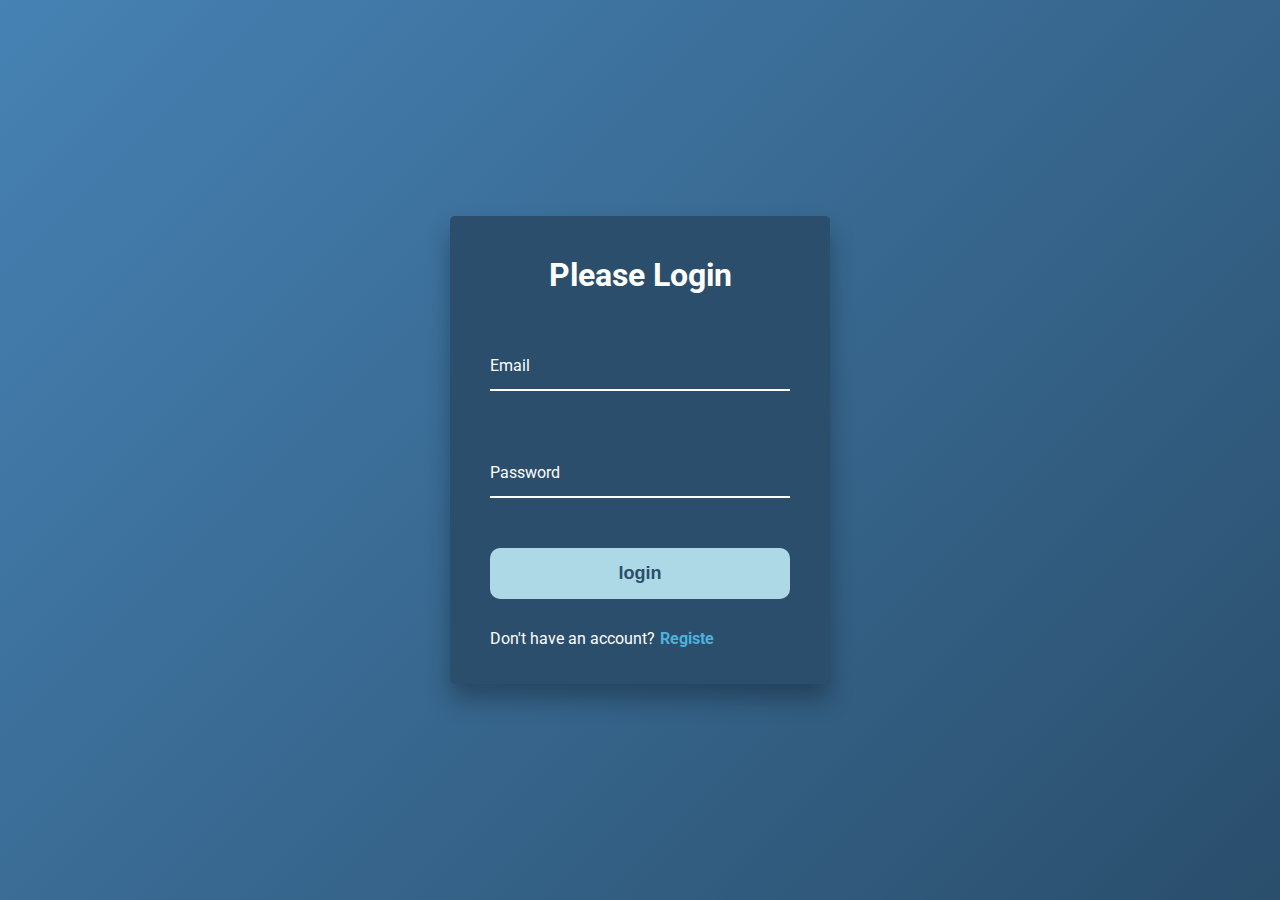
<file: 50_project/form-wave/index.html>
<!DOCTYPE html>
<html lang="en">
<head>
    <meta charset="UTF-8">
    <meta name="viewport" content="width=device-width, initial-scale=1.0">
    <link rel="stylesheet" href="style.css">
    <title>form-wave</title>
</head>
<body>
    <div class="container">
        <h1>Please Login</h1>
        <form class="input">
            <div class="form-control">
                <input type="text" class="in-user" id="user" required></input>
                <label class="user">
                    <span>E</span><span>m</span><span>a</span><span>i</span><span>l</span>
                </label>
            </div>
            <div class="form-control">
                <input type="password" class="in-password" id="password" required></input>
                <label class="password">
                    <span>P</span><span>a</span><span>s</span><span>s</span><span>w</span><span>o</span><span>r</span><span>d</span>
                </label>
            </div>
            <button type="submit" class="login">login</button>
            <div class="registe">
                <p>Don't have an account?</p>
                <a href="" class="regi">Registe</a>
            </div>
        </form>
    </div>
    <script src="script.js"></script>
</body>
</html>
</file>
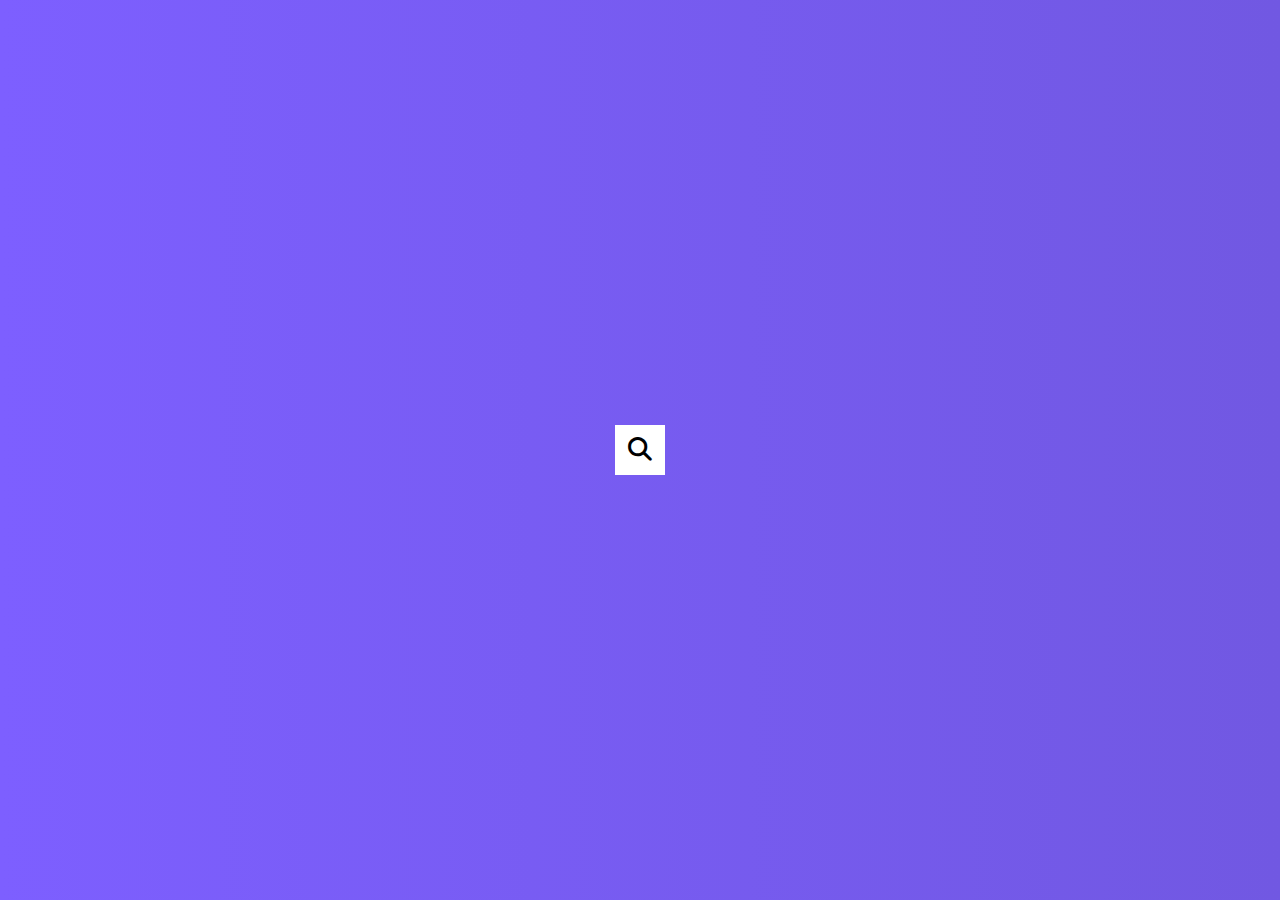
<file: 50_project/hidden-search-widget/index.html>
<!DOCTYPE html>
<html lang="en">
<head>
    <meta charset="UTF-8">
    <meta name="viewport" content="width=device-width, initial-scale=1.0">
    <link rel="stylesheet" href="https://cdnjs.cloudflare.com/ajax/libs/font-awesome/6.5.0/css/all.min.css">
    <link rel="stylesheet" href="style.css">
    <title>hidden-search-widget</title>
</head>
<body>
    <div class="container">
        <div class="input"><input class="close" type="text" id="input" placeholder="search..."></div>
        <button class="search" id="search"><i class="fa-solid fa-magnifying-glass"></i></button>
    </div>
    <script src="script.js"></script>
</body>
</html>
</file>
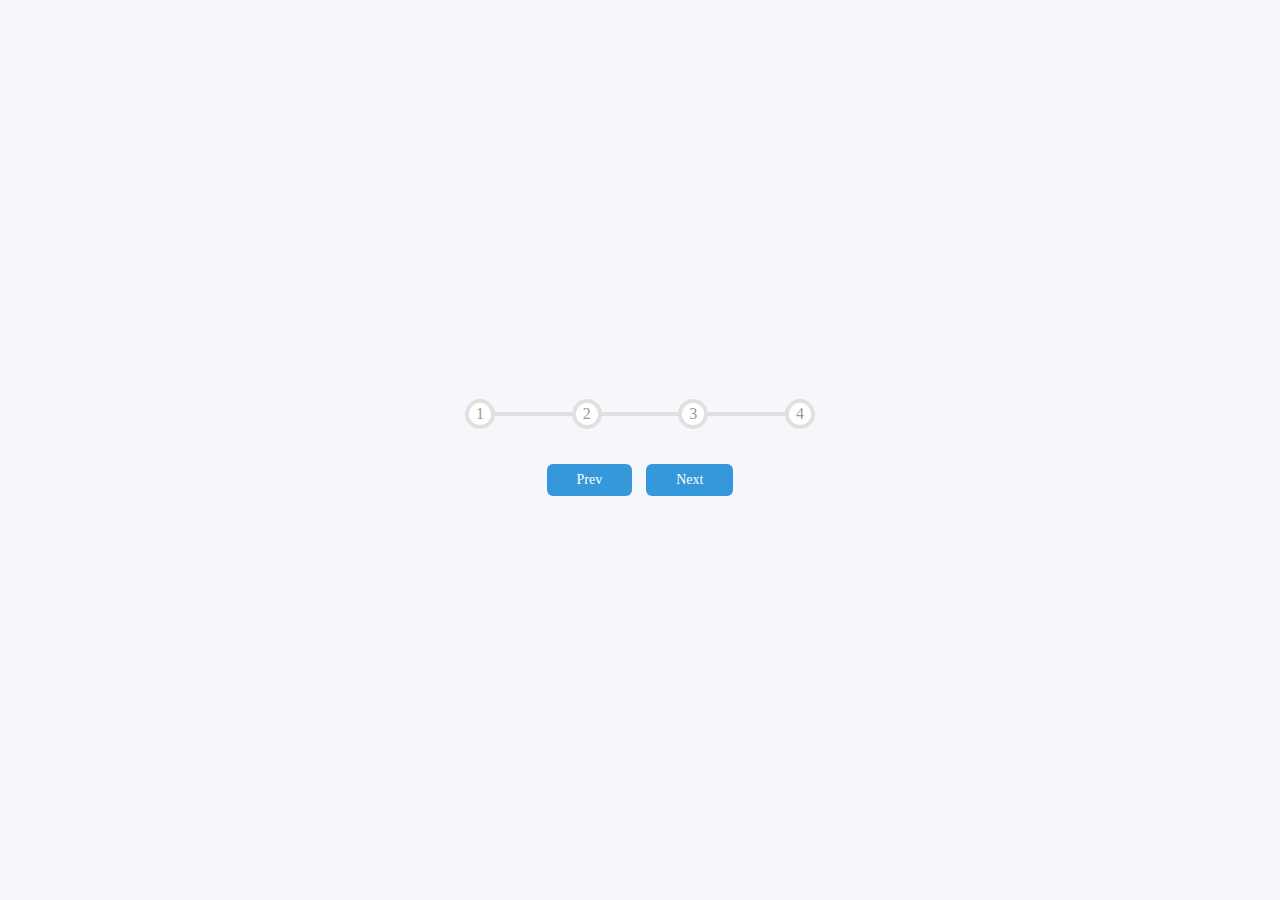
<file: 50_project/progress-steps/index.html>
<!DOCTYPE html>
<html lang="en">
<head>
    <meta charset="UTF-8">
    <meta name="viewport" content="width=device-width, initial-scale=1.0">
    <link rel="stylesheet" href="style.css">
    <title>progress-steps</title>
</head>
<body>
    <div class="container">
        <div class="steps">
            <div class="progress" id="prg"></div>
            <div class="step 1">1</div>
            <div class="step 2">2</div>
            <div class="step 3">3</div>
            <div class="step 4">4</div>
        </div>
        <button class="btn p" id="prev">Prev</button>
        <button class="btn n" id="next">Next</button>
    </div>
</body>
</html>
</file>
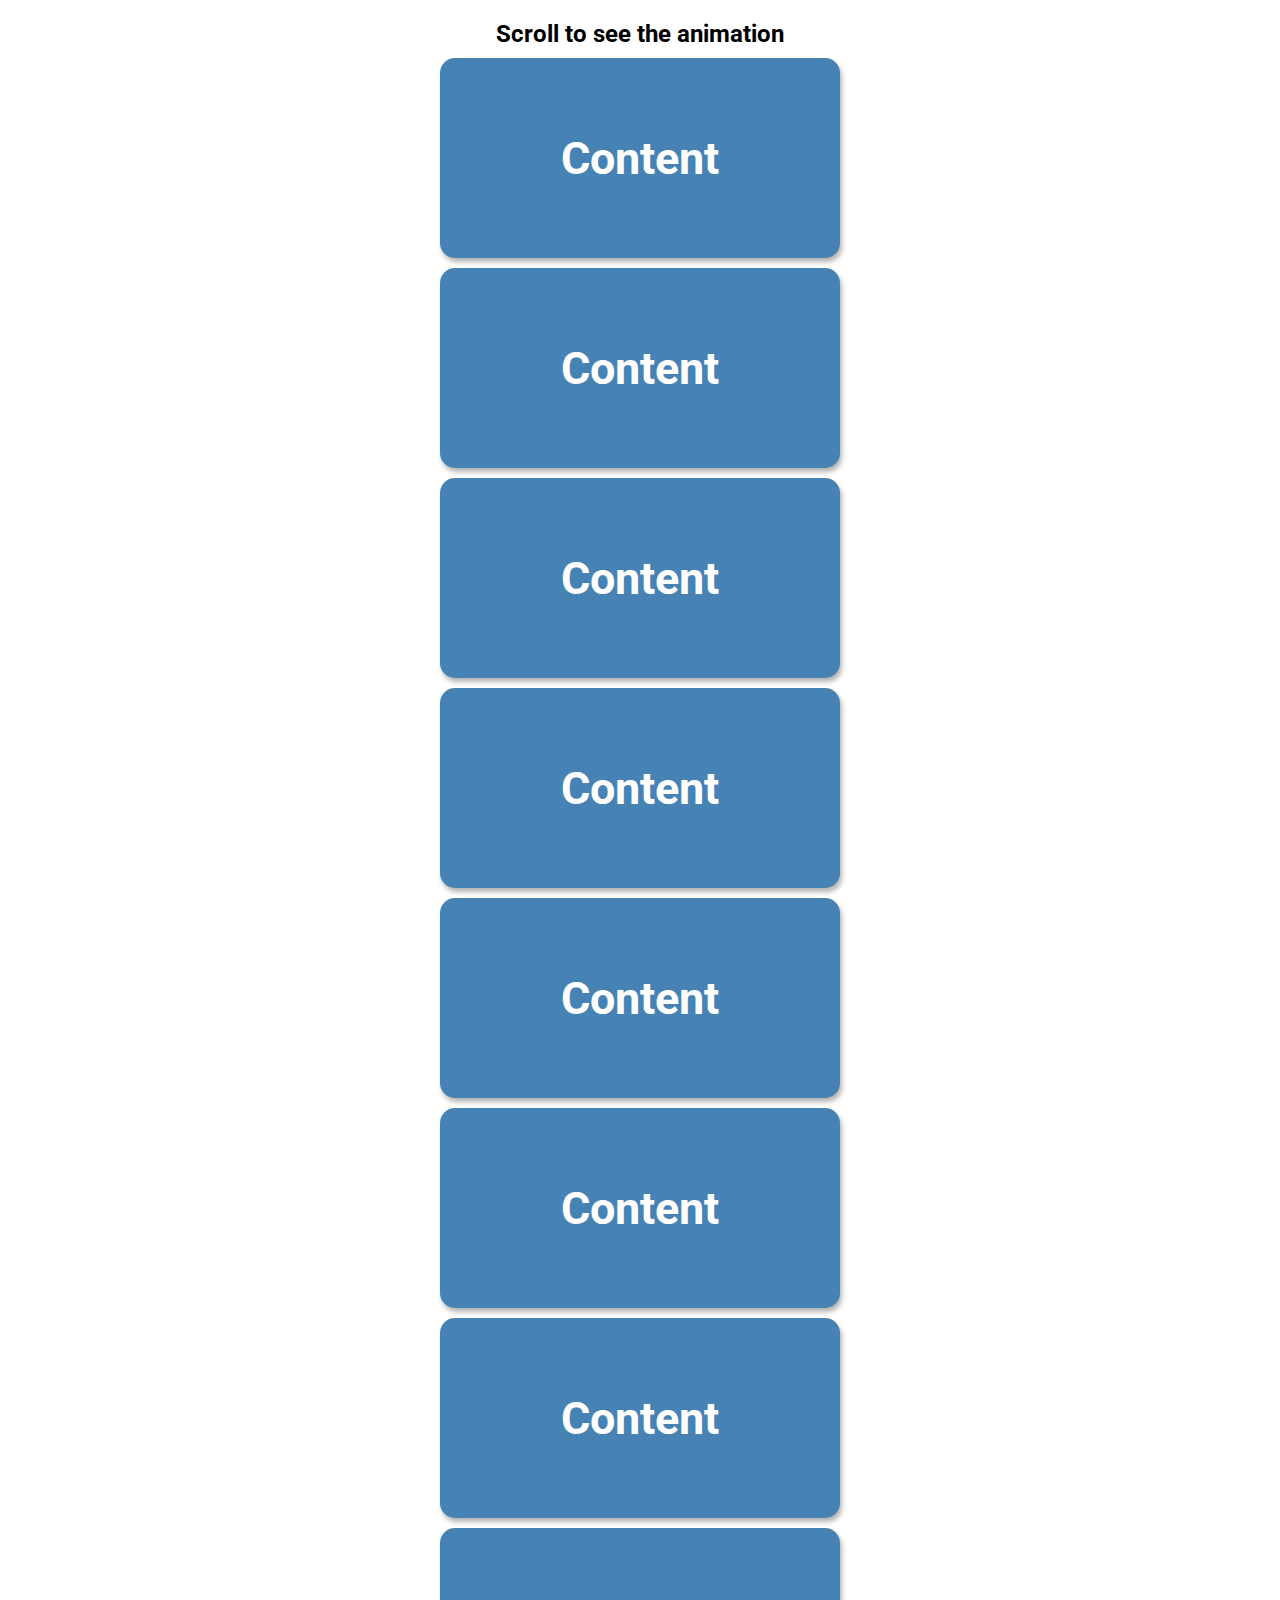
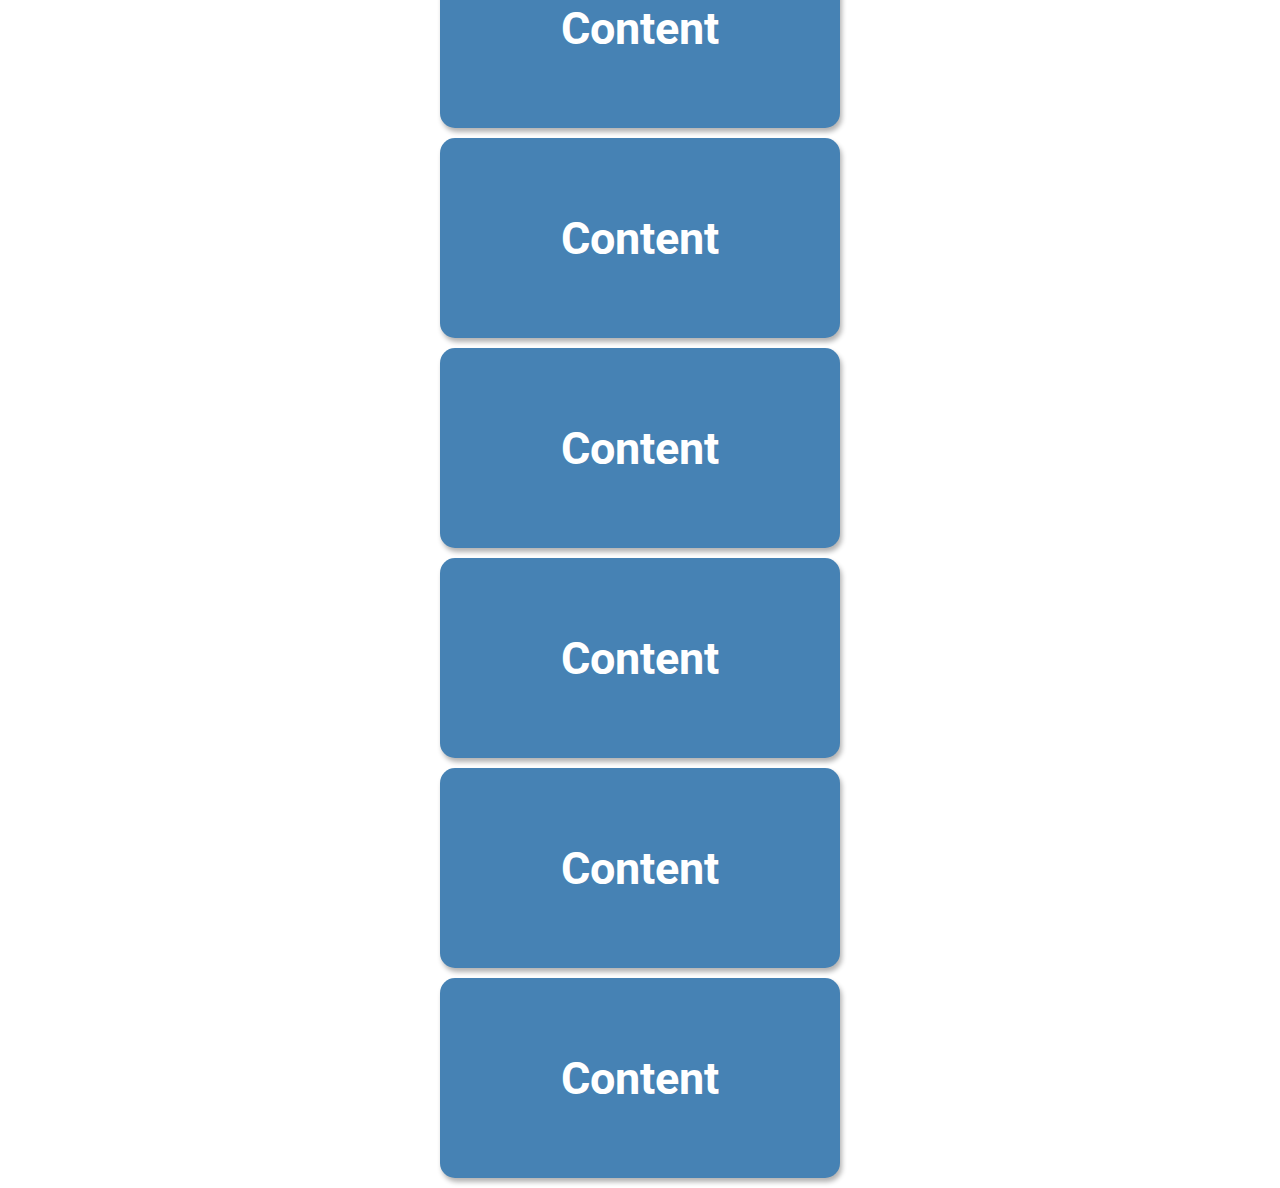
<file: 50_project/scroll-animation/index.html>
<!DOCTYPE html>
<html lang="en">
<head>
    <meta charset="UTF-8">
    <meta name="viewport" content="width=device-width, initial-scale=1.0">
    <link rel="stylesheet" href="style.css">
    <title>scroll-animation</title>
</head>
<body>
    <div class="container">
        <h2>Scroll to see the animation</h2>
        <div class="cards">
            <div class="card">
                <h3>Content</h3>
            </div>
            <div class="card">
                <h3>Content</h3>
            </div>
            <div class="card">
                <h3>Content</h3>
            </div>
            <div class="card">
                <h3>Content</h3>
            </div>
            <div class="card">
                <h3>Content</h3>
            </div>
            <div class="card">
                <h3>Content</h3>
            </div>
            <div class="card">
                <h3>Content</h3>
            </div>
            <div class="card">
                <h3>Content</h3>
            </div>
            <div class="card">
                <h3>Content</h3>
            </div>
            <div class="card">
                <h3>Content</h3>
            </div>
            <div class="card">
                <h3>Content</h3>
            </div>
            <div class="card">
                <h3>Content</h3>
            </div>
            <div class="card">
                <h3>Content</h3>
            </div>
        </div>
    </div>
    <script src="script.js"></script>
</body>
</html>
</file>
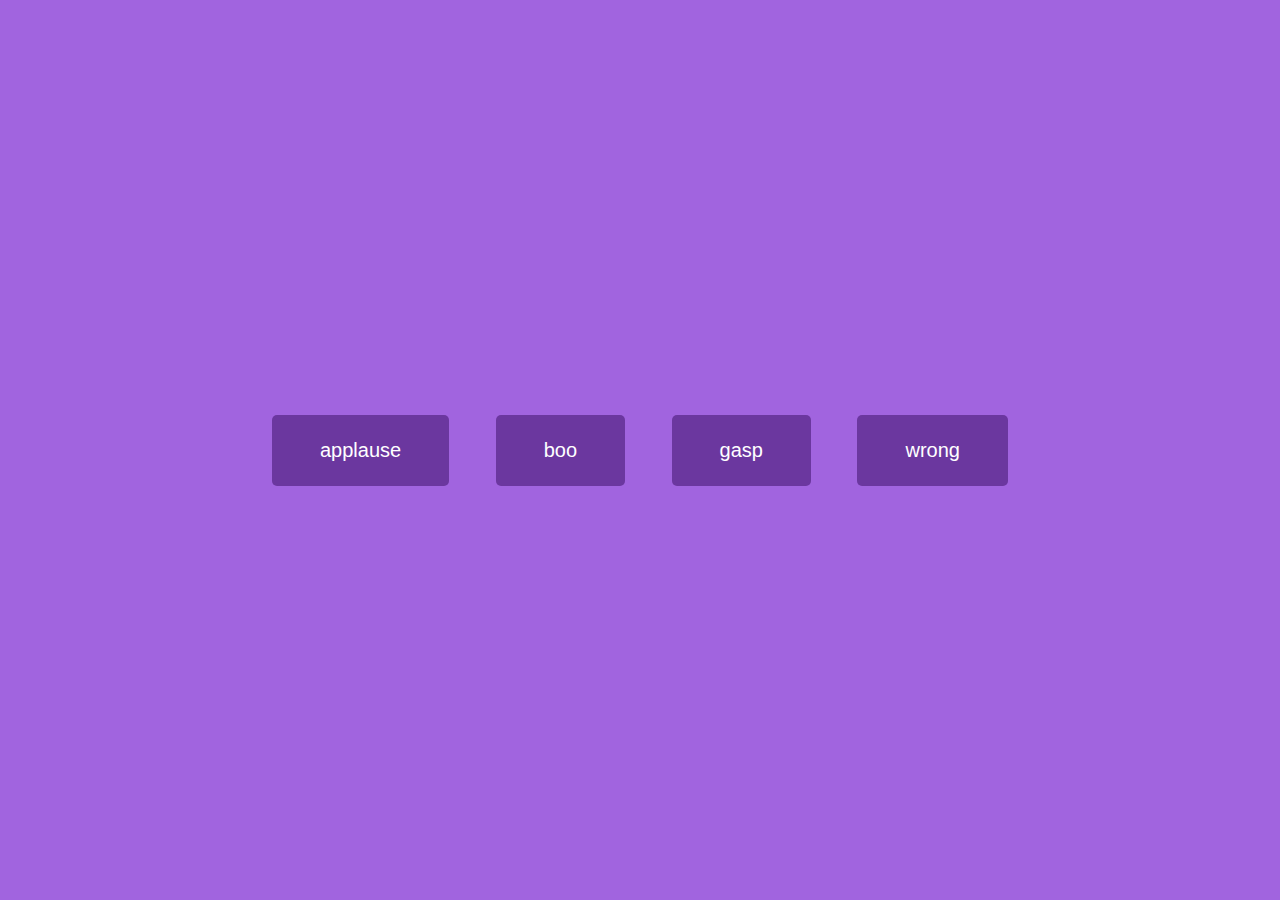
<file: 50_project/sound-board/index.html>
<!DOCTYPE html>
<html lang="en">
<head>
    <meta charset="UTF-8">
    <meta name="viewport" content="width=device-width, initial-scale=1.0">
    <link rel="stylesheet" href="style.css">
    <title>sound-board</title>
</head>
<body>
    <div class="container">
        <button class="sound-box">applause</button>
        <button class="sound-box">boo</button>
        <button class="sound-box">gasp</button>
        <button class="sound-box">wrong</button>
    </div>
    <script src="script.js"></script>
</body>
</html>
</file>
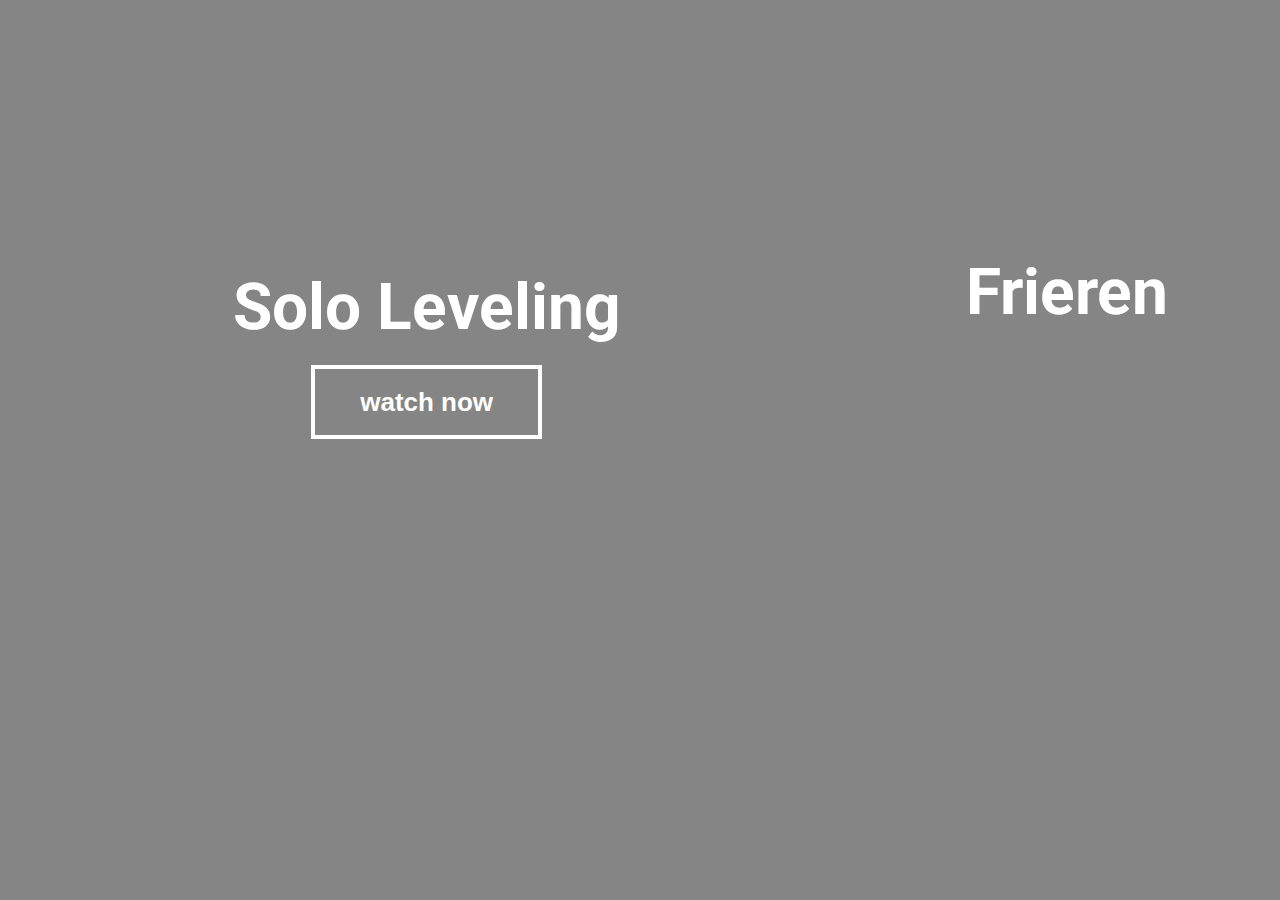
<file: 50_project/split-landing-page/index.html>
<!DOCTYPE html>
<html lang="en">
<head>
    <meta charset="UTF-8">
    <meta name="viewport" content="width=device-width, initial-scale=1.0">
    <link rel="stylesheet" href="style.css">
    <title>split-landing-page</title>
</head>
<body>
    <div class="container">
        <div class="page s">
            <div class="content">
                <h1 class="solo-header">Solo Leveling</h1>
                <button class="solo" id="btn-solo">watch now</button>
            </div>
        </div>
        <div class="page f">
            <div class="content">
                <h1 class="frieren-header">Frieren</h1>
                <button class="Frieren" id="btn-frieren">watch now</button>
            </div>
        </div>
    </div>
    <script src="scripte.js"></script>
</body>
</html>
</file>
<file: first-project/style.css>
@import url('https://fonts.googleapis.com/css?family=Advent+Pro|Dancing+Script&display=swap');

html {
  scroll-behavior: smooth;
}

body {
  font-family: 'Advent Pro', sans-serif;
  padding: 0;
  margin: 0;
}
ul {
  margin: 0;
  padding: 0;
}
li {
  list-style-type: none;
}
h2 {
  text-transform: uppercase;
  text-align: center;
  padding-top: 30px;
  font-size: 2em;
}
a {
  text-decoration: none;
  color: black;
}
/* ******************* NAVBAR ******************* */
nav {
  overflow: hidden;
  background-color: #FFFAE1;
  position: fixed;
  width: 100%;
  opacity: 0.5;
}
header li {
  float: right;
  font-size: 1.2em;
}
header li a {
  text-decoration: none;
  display: block;
  text-align: center;
  padding: 18px 16px;
}
#logo {
  font-family: 'Dancing Script', cursive;
  font-weight: bold;
  float: left;
}
#liste {
  text-decoration:GrayText;
  display: inline-block;
  padding: 10px 6px;
  color:#FFFAE1;
  float: left;
  font-size: 2.2em;


}
/* **************** IMAGE PRINCIPALE ************* */
#imagePrincipale {
  padding-top: 60px;
  background: url(media/image-principale.jpg) no-repeat fixed 50% 50%;
  background-size: cover;
  height: 799px;
}
h1 {
  font-family: 'Dancing Script', cursive;
  text-align: center;
  color: antiquewhite;
  font-size: 6em;
  margin-top: 100px;
  text-shadow: 1px 3px 2px black;
}
#premierTrait {
  height: 1px;
  width: 25%;
  margin: -3px auto;
  background-color: #FFFAE1;
  box-shadow: 1px 3px 2px black;
}
h3 {
  text-align: center;
  color:antiquewhite;
  font-size: 3em;
  text-shadow: 1px 3px 2px black;
}
/* *************** PRESENTATION ********************** */


#presentation {
  background-color: #FFFAE1;
  padding: 10px 0px 100px 0;
}
#texteIntro {
  padding: 0px 20%;
}
#prestations {
  display: flex;
  flex-wrap: wrap;
  justify-content: space-between;
  padding: 30px 10%;  
}
h4 {
  font-family: 'Dancing Script', cursive;
  text-align: center;
  color: antiquewhite;
  font-size: 3em;
  margin-top: 50px;
  text-shadow: 1px 3px 2px black;
}
.imagesPrestations h4 {
  font-family: 'Dancing Script', cursive;
  text-align: center;
  font-size: 1.8em;
  margin: 15px;
  font-weight: 300;
}
.imagesPrestations img {
  border-radius: 10px;
  box-shadow: 5px 5px 3px 1px rgba(0,0,0,0.7);
}
.imagesPrestations img:hover {
  opacity: 0.5;
  transform: scale(1.05);
  transition: 0.6s ease-in-out;
}
.imageintro img {
  border-right: 4px groove rgba(28,110,164,0.85);
  border-radius: 40px 40px 40px 40px;
  width: 600px;
  display: block;
  margin-left: auto;
margin-right: auto;
}

/* **************** TOURISME ********************** */
#tourisme {
  height: 1700px;
  background-color: #f1f2f6;
  padding: 1px 2%;
}
#tourisme h2 {
  padding-top: 60px;
}
#ocean {
  background: url(media/mars.jpg);
}
#chateau {
  background: url(media/dessin.jpg);
}
#phare {
  background: url(media/th.jpg);
}
#vignoble {
  background: url(media/route.jpg);
}
#info {
  background: url(media/club.jpg);
}
#tourisme li {
  margin: 65px 100px 0 100px;
  height: 226px;
  width: 55%;
  max-width: 550px;
  float: left;
  box-shadow: 6px 6px 28px -1px rgba(0,0,0,0.75);
}
#tourisme p {
  height: 45px;
  width: 235px;
  background-color: #01DF74;
  float:right;
  margin: 50px -180px 0 0;
  font-size: 1.5em;
  text-align: center;
  padding-top: 15px;
  box-shadow: 4px 4px 0 1px rgba(90,161,43,1);
}
#tourisme #chateau, #tourisme #vignoble {
  float: right;
}
#chateau p, #vignoble p {
  float: left;
  background-color: cyan;
  margin-left: -180px;
  box-shadow: -4px 4px 0 1px rgba(15,154,156,1);
}
/* ******************* FOOTER ******************** */
footer {
  background-color: #524A3A;
  color: #FFFAE1;
  padding: 20px 0 10px 0;
  text-align: center;
}
form {
  margin: 0 auto;
  max-width: 900px;
}
input, textarea, button {
  border: none;
  width: 55%;
  padding: 15px 10px;
  margin: 1px 0;
  font-size: 1.2em;
  font-family: 'Advent Pro', sans-serif;
  border-radius: 8px;
}
textarea {
  height: 120px;
}
button {
  font-size: 1.5em;
  background-color: #FFFAE1;
}
button:hover {
  background-color: #e55039;
  color: #FFFAE1;
  cursor: pointer;
  transition: 0.3s ease-in-out;
}
#deuxiemeTrait {
  height: 1px;
  width: 75%;
  background-color: #FFFAE1;
  margin: 60px auto;
}
#copyrightEtIcons {
  display: flex;
  margin-bottom: 20px;
  padding: 0 10%;
}
#copyright {
  width: 50%;
  text-align: left;
  color: #FFFAE1;
}
#icons {
  width: 50%;
  text-align: right;
}
#icons a {
  display: inline-block;
  padding: 0 15px;
  font-size: 1.3em;
  color: #FFFAE1;
}
#icons a:hover {
  transform: scale(1.5);
  transition: 0.1s;
}
/************/
#article2 {
  height: 1400px;
  background-color: #60F579 ;
  padding: 1px 2%;
}
.imagesarticle2 img {
  border-right: 4px groove rgba(28,110,164,0.85);
  border-radius: 40px 40px 40px 40px;
  width: 200px;
  display: block;
  margin-left: auto;
  margin-right: auto;
  animation: shake 0.5s;
  animation-iteration-count: infinite;
  }
  @keyframes shake {
  0% { transform: translate(1px, 1px) rotate(0deg); }
  10% { transform: translate(-1px, -2px) rotate(-1deg); }
  20% { transform: translate(-3px, 0px) rotate(1deg); }
  30% { transform: translate(3px, 2px) rotate(0deg); }
  40% { transform: translate(1px, -1px) rotate(1deg); }
  50% { transform: translate(-1px, 2px) rotate(-1deg); }
  60% { transform: translate(-3px, 1px) rotate(0deg); }
  70% { transform: translate(3px, 1px) rotate(-1deg); }
  80% { transform: translate(-1px, -1px) rotate(1deg); }
  90% { transform: translate(1px, 2px) rotate(0deg); }
  100% { transform: translate(1px, -2px) rotate(-1deg); }
}
  
  #article3 {
  height: 1400px;
  background-color: #45AEF5 ;
  padding: 1px 2%;
}
.imagesarticle3 img {
  border-right: 4px groove rgba(28,110,164,0.85);
  border-radius: 40px 40px 40px 40px;
  width: 600px;
  display: block;
  margin-left: auto;
  margin-right: auto;
  animation: shake 0.5s;
  animation-iteration-count: infinite;
  }
  .col img {
  border-right: 4px groove rgba(28,110,164,0.85);
  border-radius: 80px 80px 80px 80px;
  width: 300px;
  display: block;
  margin-left: auto;
  margin-right: auto;
  }
  .tof img {
	  position: relative;
	  text-align: justify;
      display: block;
      vertical-align: middle;
	  justify-content: space-between;
      border-radius: 80px 80px 80px 80px;
      width: 450px;
      height:200px;
    display: inline-block;
 margin-left: auto ;
 margin-right:auto ;

  }
  #article4 {
  height: 1000px;
  background-color: #60F579 ;
  padding: 1px 2%;
}
.imagesarticle2 img {
  border-right: 4px groove rgba(28,110,164,0.85);
  border-radius: 40px 40px 40px 40px;
  width: 200px;
  display: block;
  margin-left: auto;
margin-right: auto;
}
#article5 {
  height: 600px;
  background-color: #45AEF5 ;
  padding: 1px 2%;
}
#article6 {
  height: 1000px;
  background-color: #60F579 ;
  padding: 1px 2%;
}

  /***********test***/
  #col {
  column-count: 2;
}
/***********article4***/
.column {
  float: left;
  width: 30.33%;
  padding: 5px;
}

/* Clearfix (clear floats) */
.row::after {
  content: "";
  clear: both;
  display: table;
}

/*****slide***/
* {box-sizing: border-box}
body {font-family: Verdana, sans-serif; margin:0}
.mySlides {display: none}
img {vertical-align: middle;}

/* Slideshow container */
.slideshow-container {
  max-width: 1000px;
  position: relative;
  margin: auto;
}

/* Next & previous buttons */
.prev, .next {
  cursor: pointer;
  position: absolute;
  top: 50%;
  width: auto;
  padding: 16px;
  margin-top: -22px;
  color: white;
  font-weight: bold;
  font-size: 18px;
  transition: 0.6s ease;
  border-radius: 0 3px 3px 0;
  user-select: none;
}

/* Position the "next button" to the right */
.next {
  right: 0;
  border-radius: 3px 0 0 3px;
}

/* On hover, add a black background color with a little bit see-through */
.prev:hover, .next:hover {
  background-color: rgba(0,0,0,0.8);
}

/* Caption text */
.text {
  color: #f2f2f2;
  font-size: 15px;
  padding: 8px 12px;
  position: absolute;
  bottom: 8px;
  width: 100%;
  text-align: center;
}

/* Number text (1/3 etc) */
.numbertext {
  color: #f2f2f2;
  font-size: 12px;
  padding: 8px 12px;
  position: absolute;
  top: 0;
}

/* The dots/bullets/indicators */
.dot {
  cursor: pointer;
  height: 15px;
  width: 15px;
  margin: 0 2px;
  background-color: #bbb;
  border-radius: 50%;
  display: inline-block;
  transition: background-color 0.6s ease;
}

.active, .dot:hover {
  background-color: #717171;
}

/* Fading animation */
.fade {
  animation-name: fade;
  animation-duration: 1.5s;
}

@keyframes fade {
  from {opacity: .4} 
  to {opacity: 1}
}

/* On smaller screens, decrease text size */
@media only screen and (max-width: 300px) {
  .prev, .next,.text {font-size: 11px}
}
</file>
<file: Furniture Website Template/style.css>
*{
    margin: 0;
    padding: 0;
}
/* navbar top */
.navbar-top{
    width: 100%;
    height: 10vh;
    display: flex;
    align-items: center;
    text-align: center;
    justify-content: space-between;
}
.social-link i img{
    margin-left: 10px;
    transition: 0.5s ease;
    cursor: pointer;
}
.social-link i img:hover{
    background-color: rgba(238,224,208);
    border-radius: 50px;
}
@media screen and (max-width:420px){
    .social-link i img{
        width: 20px;
    }
}
.logo h3{
    font-weight: bold;
}
@media screen and (max-width:420px){
    .logo h3{
        font-size: 20px;
    }
}
.icons i img{
    margin-left: 10px;
    cursor: pointer;
}
@media screen and (max-width:420px){
    .icons i img{
        width: 20px;
    }
}
/* navbar top */

/* main content */
.main-content{
    width: 100%;
    height: 90vh;
    background-image: url(./image/background.png);
    background-size: cover;
    background-position: 70%;
}

/* navbar */
#navbar-color{
    background-color: rgba(238,224,208);
}
.navbar-nav{
    margin: auto;
}
.nav-link{
    margin-left: 30px;
    font-weight: bold;
    color: black;
    transition: 0.5s ease;
    cursor: pointer;
}
.nav-link:hover{
    color: green;
}
/* navbar */

/* content */
.content{
    margin-top: 150px;
    margin-left: 60px;
}
.content h1{
    font-size: 50px;
}
#btn1 button{
    width: 150px;
    height: 32px;
    background: transparent;
    border: 1px solid black;
    letter-spacing: 3px;
    font-weight: bold;
    transition: 0.5s ease;
    cursor: pointer;
}
#btn1 button:hover{
    background-color: green;
}
@media screen and (max-width:420px){
    .content h1{
        font-size: 30px;
    }
}
/* content */

/* main content */

/* card1 */
#btn2 button{
    width: 100px;
    height: 30px;
    background: transparent;
    border: 1px solid black;
    transition: 0.5s ease;
    cursor: pointer;
}
#btn2 button:hover{
    background-color: rgba(238,224,208);
}
/* card1 */

/* card2 */
#tpc{
    box-shadow: 0 0 5px black;
    transition: 0.5s ease;
    cursor: pointer;
}
#tpc:hover{
    transform: translateY(-10px);
}
/* card2 */

/* card3 */
#c p{
    font-weight: bold;
}
#btn3{
    text-align: center;
}
#btn3 button{
    width: 150px;
    height: 30px;
    background: transparent;
    border: 1px solid black;
    transition: 0.5s ease;
    cursor: pointer;
}
#btn3 button:hover{
    background-color: rgba(238,224,208);
}
@media screen and (max-width:895px){
    #btn3 button{
        width: 100px;
    }
}
/* card3 */
#btn4 button{
    width: 150px;
    height: 30px;
    background: transparent;
    border: 1px solid black;
    transition: 0.5s ease;
    cursor: pointer;
}
#btn4 button:hover{
    background-color: rgba(238,224,208);
}
/* footer */
#footer{
    width: 100%;
    background-color: black;
    margin-top: 100px;
}
#footer h1{
    color: white;
    padding-top: 30px;
}
#footer p{
    color: white;
}
.icons i{
    color: rgba(238,224,208);
    font-size: 30px;
    cursor: pointer;
}
.copyright{
    color: white;
    margin-top: 20px;
}
.credite{
    color: white;
}
/* footer */
</file>
<file: to_do/style.css>
* {
    margin: 0;
    padding: 0;
    box-sizing: border-box;
    font-family: 'Segoe UI', Tahoma, Geneva, Verdana, sans-serif;
}

body {
    background-color: #f5f5f5;
    color: #333;
    min-height: 100vh;
    display: flex;
    flex-direction: column;
    align-items: center;
    padding: 2rem 1rem;
}

.container {
    width: 100%;
    max-width: 500px;
    background-color: white;
    border-radius: 10px;
    box-shadow: 0 0 20px rgba(0, 0, 0, 0.1);
    overflow: hidden;
}

header {
    /* background: linear-gradient(135deg, #667eea, #764ba2); */
    background-color: #333;
    color: white;
    padding: 1.5rem;
    text-align: center;
}

h1 {
    font-size: 1.8rem;
    margin-bottom: 0.5rem;
}

.task-form {
    display: flex;
    padding: 1rem;
    border-bottom: 1px solid #eee;
}

.task-input {
    flex: 1;
    padding: 0.8rem;
    border: 1px solid #ddd;
    border-radius: 4px;
    font-size: 1rem;
}

.task-input:focus {
    outline: none;
    border-color: #667eea;
}

.add-button {
    padding: 0.8rem 1.2rem;
    margin-left: 0.5rem;
    background-color: #667eea;
    color: white;
    border: none;
    border-radius: 4px;
    cursor: pointer;
    font-weight: bold;
    transition: background-color 0.2s;
}

.add-button:hover {
    background-color: #5a6fe0;
}

.tasks-container {
    padding: 1rem;
}

.task-list {
    list-style-type: none;
}

.task-item {
    display: flex;
    align-items: center;
    padding: 1rem;
    border-bottom: 1px solid #eee;
    animation: fadeIn 0.3s ease;
    transition: transform 0.3s ease;
}

.task-item:hover {
    transform: translateX(5px);
    background-color: #fdfdfd;
}

@keyframes fadeIn {
    from {
        opacity: 0;
        transform: translateY(-10px);
    }
    to {
        opacity: 1;
        transform: translateY(0);
    }
}

.task-checkbox {
    margin-right: 0.8rem;
    width: 18px;
    height: 18px;
    cursor: pointer;
}

.task-text {
    flex: 1;
    font-size: 1rem;
    word-break: break-word;
}

.completed {
    text-decoration: line-through;
    color: #888;
}

.task-actions {
    display: flex;
    gap: 0.5rem;
}

.edit-btn, .delete-btn {
    background: none;
    border: none;
    cursor: pointer;
    font-size: 1rem;
    transition: color 0.2s;
}

.edit-btn {
    color: #667eea;
}

.edit-btn:hover {
    color: #5a6fe0;
}

.delete-btn {
    color: #e74c3c;
}

.delete-btn:hover {
    color: #c0392b;
}

.edit-form {
    display: flex;
    width: 100%;
}

.edit-input {
    flex: 1;
    padding: 0.5rem;
    border: 1px solid #667eea;
    border-radius: 4px;
    font-size: 1rem;
}

.save-btn, .cancel-btn {
    padding: 0.5rem;
    margin-left: 0.5rem;
    border: none;
    border-radius: 4px;
    cursor: pointer;
    font-weight: bold;
}

.save-btn {
    background-color: #2ecc71;
    color: white;
}

.cancel-btn {
    background-color: #e74c3c;
    color: white;
}

.stats {
    display: flex;
    justify-content: space-between;
    padding: 1rem;
    background-color: #f9f9f9;
    border-top: 1px solid #eee;
    font-size: 0.9rem;
    color: #666;
}

.clear-completed {
    padding: 2px;
    text-decoration: none;
    background: #727070;
    border-radius: 5px;
    border: none;
    color: #ffffff;
    cursor: pointer;
    font-size: 0.9rem;
    transition: transform 0.3s ease;
}

.clear-completed:hover {
    background-color: #333;

}

.empty-message {
    text-align: center;
    padding: 2rem;
    color: #888;
    font-style: italic;
}
</file>
<file: 50_project/blurry-loading/style.css>
* {
    padding: 0;
    margin: 0;
    box-sizing: border-box;
}

body {
    height: 100vh;
    overflow: hidden;
    position: relative;
    font-family: sans-serif;    
}

.background {
    position: absolute;
    top: 0;
    left: 0;
    height: 100%;
    width: 100%;
    background-image: url('1.jpg');
    background-size: cover;
    background-position: center;
    z-index: -1; 
}

.container {
    /* background-color: rgba(238, 238, 238, 1); */
    width: 100vw;
    height: 100vh;
    display: flex;
    justify-content: center;
    align-items: center;
    font-size: 50px;
    color: #fff;
    opacity: 1;
}
</file>
<file: 50_project/expanding-cards/style.css>
@import url('https://fonts.googleapis.com/css?family=Muli&display=swap');

*{
    margin: 0;
    padding: 0;
    box-sizing: border-box;
    font-family: 'Muli', sans-serif;
}

:root{
    --with : 100%;
    --img1 : aa;
}

body{
    display: grid;
    place-items: center;
    height: 100vh;
    overflow: hidden;
}

.gallery{
    display: flex;
    justify-content: space-between;
    width: 90vw;
    gap: 10px;
}

.img1 , 
.img2 ,
.img3 ,
.img4 ,
.img5{
    display: flex;
    /* align-items: flex-end; */
    background-size: cover;
    background-position: right;
    background-repeat: no-repeat;
    will-change: flex; /* HINT for GPU optimization */
    border-radius: 50px;
    color: white;
    height: 80vh;
    cursor: pointer;
    /* width: var(--with); */
    position: relative;
    flex: 0.5;
    transition: flex 0.5s ease;
}

.img1{
    background-image: url(./img/1.jpg);
}

.img2{
    background-image: url(./img/2.jpg);
}

.img3{
    background-image: url(./img/3.jpg);
}

.img4{
    background-image: url(./img/4.jpg);
}

.img5{
    background-image: url(./img/5.jpg);
}

.active {
    flex: 5;
}

.hidden {
    display: none;
}

.a h3 {
    font-size: 24px;
    position: absolute;
    bottom: 20px;
    left: 20px;
    margin: 0;
    opacity: 0;
}

.a.active h3 {
    opacity: 1;
    transition: opacity 0.3s ease-in 0.4s;
}

@media (max-width: 480px) {
    .gallery {
        width: 100vw;
    }

    .a:nth-of-type(4),
    .a:nth-of-type(5) {
        display: none;
    }
}

/* 
You can use it without JS . but with the hover . 
remove "active" from the line 11 in (index.html)

.a:hover {
    flex: 5;
}

.a:hover h3 {
    opacity: 1;
    transition: opacity 0.3s ease-in 0.4s;
} */
</file>
<file: 50_project/form-wave/style.css>
@import url('https://fonts.googleapis.com/css2?family=Roboto:wght@400;700&display=swap');

* {
    margin: 0;
    padding: 0;
    box-sizing: border-box;
}

body {
    display: flex;
    justify-content: center;
    align-items: center;
    height: 100vh;
    overflow: hidden;
    font-family: 'Roboto', sans-serif;
    background: linear-gradient(135deg, #4682b4, #2a4e6c);
}

.container {
    display: flex;
    flex-direction: column;
    align-items: center;
    border-radius: 5px;
    padding: 20px 40px;
    background-color: #2a4e6c;
    color: #fff;
    box-shadow: 0 15px 25px rgba(0, 0, 0, 0.3);
    /* height: 100%; */
}

.input {
    display: flex;
    flex-direction: column;
}

.login {
    background-color: #add8e6;
    border-radius: 10px;
    color: #2a4e6c;
    width: 100%;
    border: 0;
    padding: 15px;
    cursor: pointer;
    transition: all 0.4s ease;
    font-size: 18px;
    font-weight: bold;
    margin-top: 10px;
}


.login:hover {
    background: #b0e0e6;
    transform: translateY(-3px);
}

.registe {
    display: flex;
    margin: 30px 0 16px;
}

.regi {
    color: #4eb1de;
    text-decoration: none;
    margin-left: 5px;
    font-weight: bold;
}

.regi:hover {
    text-decoration: underline;
}

input[type=text],
input[type=password] {
    border: none;
    border-bottom: 2px solid #fff;
    background-color: #2a4e6c;
    padding: 15px 0;
    width: 300px;
    outline: 0;
    color: #fff;
}

h1 {
    font-size: 32px;
    margin: 20px 0 30px;
    text-align: center;
}

label {
    position: absolute;
    top: 25%;
    left: 0;
}

.form-control {
    position: relative;
    margin: 20px 0 40px;
}

.form-control label span {
    display: inline-block;
    transition: transform 0.3s cubic-bezier(0.68, -0.55, 0.27, 1.55);
}

.form-control input:focus + label span,
.form-control input:valid + label span {
    transform: translateY(-20px);
    color: lightblue;
}

.form-control label span:nth-child(1) { transition-delay: 0.00s }
.form-control label span:nth-child(2) { transition-delay: 0.05s }
.form-control label span:nth-child(3) { transition-delay: 0.10s }
.form-control label span:nth-child(4) { transition-delay: 0.15s }
.form-control label span:nth-child(5) { transition-delay: 0.20s }
.form-control label span:nth-child(6) { transition-delay: 0.25s }
.form-control label span:nth-child(7) { transition-delay: 0.30s }
.form-control label span:nth-child(8) { transition-delay: 0.35s }
.form-control label span:nth-child(9) { transition-delay: 0.40s }
.form-control label span:nth-child(10) { transition-delay: 0.45s }
</file>
<file: 50_project/hidden-search-widget/style.css>
* {
    margin: 0;
    padding: 0;
    box-sizing: border-box;
}

body {
    display: flex;
    justify-content: center;
    align-items: center;
    height: 100vh;
    background-image: linear-gradient(90deg, #7d5fff, #7158e2);
}

.container {
    display: flex;
}

.search {
    height: 50px;
    width: 50px;
    font-size: 24px;
    background-color: #fff;
    color: #000;
    cursor: pointer;
    border: none;
    transition: width 0.7s ease;
}

input[type = text] {
    border: 0;
    outline: 0;
    height: 50px;
    transition: width 0.7s ease, padding 0.7s ease;
}

.close {
    width: 0;
    padding: 0;
}

.active {
    width: 200px;
    padding: 0 20px;
}
</file>
<file: 50_project/progress-steps/style.css>
*{
    margin: 0;
    padding: 0;
    box-sizing: border-box;
}

body {
    display: flex;
    justify-content: center;
    align-items: center;
    height: 100vh;
    background-color: #f6f7fb;
    overflow: hidden;
}

.container {
    text-align: center;
}

.steps {
    display: flex;
    justify-content: space-between;
    position: relative;
    max-width: 100%;
    width: 350px;
    margin-bottom: 30px;
}

.step {
    background-color: #fff;
    color: #999;
    height: 30px;
    width: 30px;
    border-radius: 50%;
    border: #e0e0e0 4px solid;    
    display: flex;
    align-items: center;
    justify-content: center;

}

.progress {
    position: absolute;
    top: 50%;
    left: 0;
    z-index: -1;
    width: 100%;
    height: 10px;
    /* background-color: black; */
}

.progress::before {
    content: '';
    background-color: #e0e0e0;
    position: absolute;
    left: 0;
    transform: translateY(-50%);
    height: 4px;
    width: 100%;
    z-index: -1;
}

.btn {
    background-color: #3498db;
    color: #fff;
    border: 0;
    border-radius: 6px;
    cursor: pointer;
    font-family: inherit;
    padding: 8px 30px;
    margin: 5px;
    font-size: 14px;
}

.active {
    border: #3498db 4px solid;
    transition: border 0.3s ease;    
}
</file>
<file: 50_project/scroll-animation/style.css>
@import url('https://fonts.googleapis.com/css2?family=Roboto:wght@400;700&display=swap');


* {
    margin: 0;
    padding: 0;
    box-sizing: border-box;
    font-family: 'Roboto', sans-serif;
}

body {
    display: flex;
    justify-content: center;
    overflow-x: hidden;
}

.container {
    width: 400px;
    display: flex;
    flex-direction: column;
    align-items: center;
}

h2 {
    margin-top: 20px;
}

h3 {
    font-size: 45px;
}

.card {
    background-color: #4682b4;
    border-radius: 15px;
    margin-top: 20px;
    color: #fff;
    display: flex;
    justify-content: center;
    align-items: center;
    width: 400px;
    height: 200px;
    margin: 10px;
    box-shadow: 2px 4px 5px rgba(0, 0, 0, 0.3);
    /* transform: translateX(400%); */
    transition: transform 0.4s ease;
}
</file>
<file: 50_project/sound-board/style.css>
@import url('https://fonts.googleapis.com/css2?family=Roboto:wght@400;700&display=swap');

* {
    margin: 0;
    padding: 0;
    box-sizing: border-box;
}

body {
    display: flex;
    justify-content: center;
    align-items: center;
    height: 100vh;
    overflow: hidden;
    font-family: 'Roboto', sans-serif;
    background-color: #a164df;
}

.container {
    display: flex;
    justify-content: space-between;
    width: 60vw;
}

.sound-box {
    border: 0;
    color: #fff;
    padding: 24px 48px;
    margin: 16px;
    background-color: #6b379f;
    border-radius: 5px;
    font-size: 20px;
    cursor: pointer;
}

.sound-box:hover {
    background-color: #7a4ba8;
}
</file>
<file: 50_project/split-landing-page/style.css>
@import url('https://fonts.googleapis.com/css2?family=Roboto:wght@400;700&display=swap');

* {
    margin: 0;
    padding: 0;
    box-sizing: border-box;
}

:root {
    --solo_color : #1c2f4a;
    --frieren_color : #816e47;
    --shadow : #0000007a;
}

body {
    height: 100vh;
    overflow: hidden;
    font-family: 'Roboto', sans-serif;
}

.container {
    display: flex;

}

.page {
    width: 100%;
    height: 100vh;
    display: flex;
    flex-direction: column;
    align-items: center;
    color: #fff;
    background-position: center;
    background-size: cover;
    transition: all 1s ease-in-out;
}

.content {
    display: flex;
    flex-direction: column;
    align-items: center;
    position: absolute;
    top: 30%;
}

.s {
    background-image: url(https://images8.alphacoders.com/138/thumb-1920-1386891.jpg);
}

.f {
    background-image: url(https://images3.alphacoders.com/135/thumb-1920-1354394.jpeg);
}

.s::before {
    position: absolute;
    content: '';
    top: 0;
    left: 0;
    background-color: var(--shadow);
    width: 50%;
    height: 100%;
}

.f::before {
    position: absolute;
    content: '';
    top: 0;
    left: 50%;
    background-color: var(--shadow);
    width: 50%;
    height: 100%;
}


h1 {
    font-size: 64px;
    transform: translateY(-15px);
    transition: all 0.3s ease;
}

.solo,
.Frieren {
    margin-top: 20px;
    background: #ffffff00;
    border-radius: 0px;
    padding: 20px 45px;
    display: inline-block;
    font: normal bold 26px/1 "Open Sans", sans-serif;
    text-align: center;
    cursor: pointer;
    opacity: 0;
    transform: translateY(20px);
    transition: all 0.3s ease;
    overflow: hidden;
}

.page.scale .solo,
.page.scale .Frieren,
.page.scale h1 {
    transform: translateY(0);
    opacity: 1;
}

.solo {
    color:#fff;
    border: 4px solid #fff;
}

.solo:hover {
    background: var(--solo_color);
    border: 4px solid var(--solo_color);
}

.Frieren {
    color:#fff;
    border: 4px solid #fff;
}

.Frieren:hover {
    background: var(--frieren_color);
    border: 4px solid var(--frieren_color);
}

.scale {
    width: 200%;
}

/* .s {
    background-image: url(https://images8.alphacoders.com/138/thumb-1920-1386891.jpg);
    background-position: center;
    background-size: cover;
}

.s::before {
    content: '';
    position: absolute;
    width: 100%;
    height: 100%;
    background-color: black;
}


.f {
    background-image: url(https://images3.alphacoders.com/135/thumb-1920-1354394.jpeg);
    background-position: center;
    background-size: cover;
} */


/* .page::before {
    position: absolute;
    content: '';
    top: 0;
    left: 0;
    background-position: center;
    background-size: cover;
    width: 100%;
    height: 100%;
    z-index: -1;
}
*/
</file>
